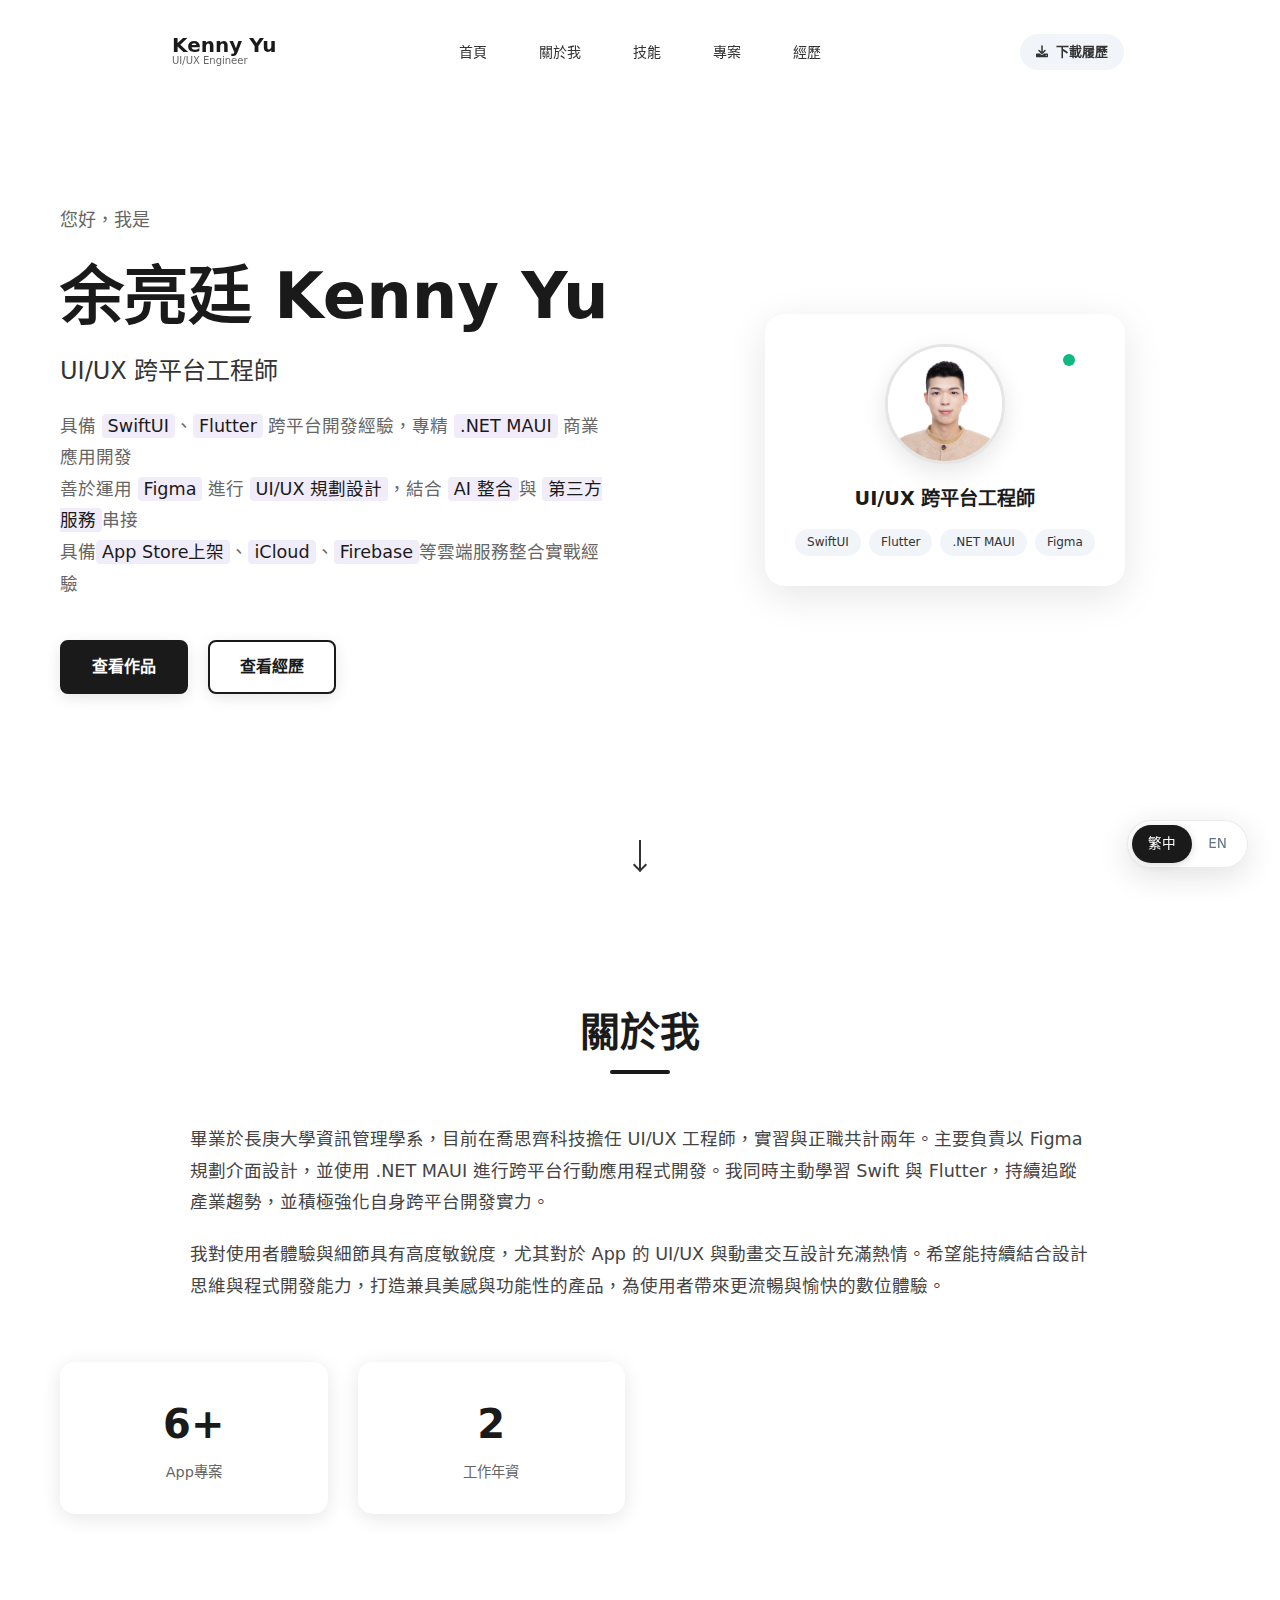
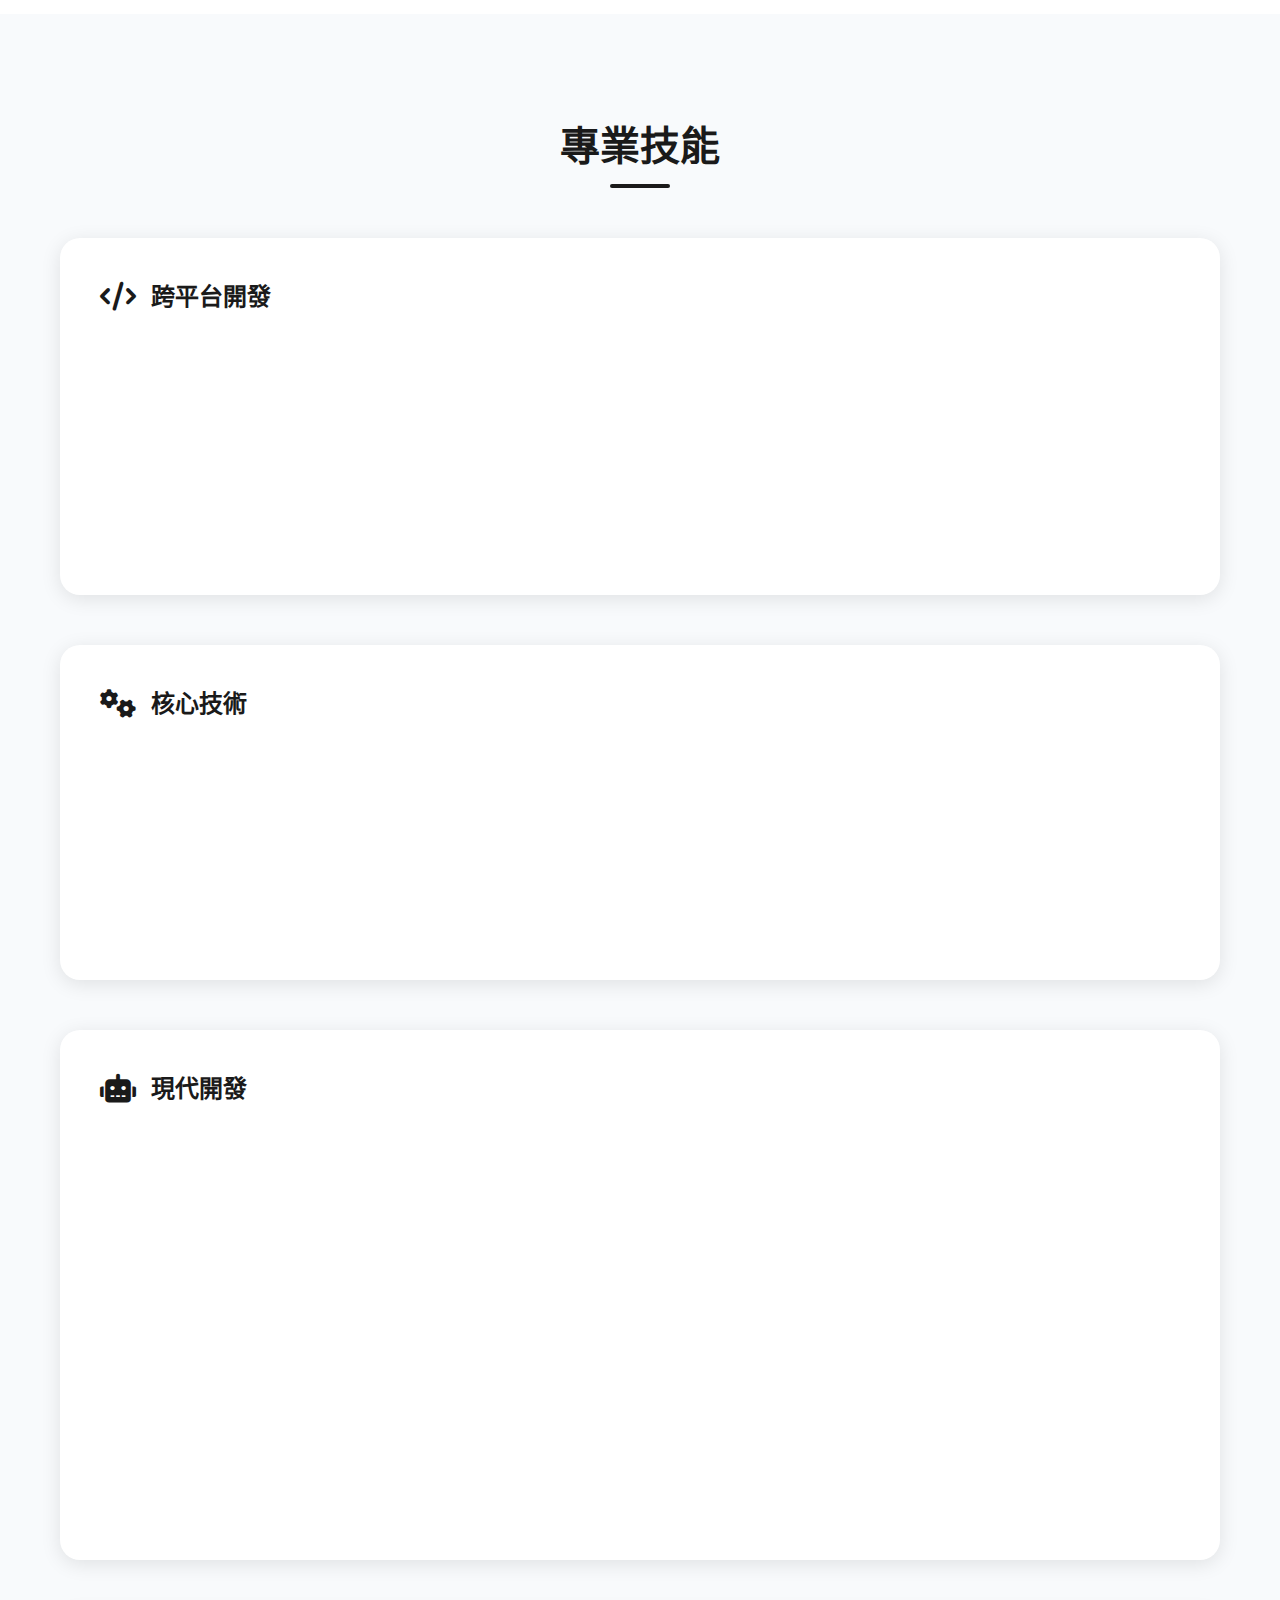
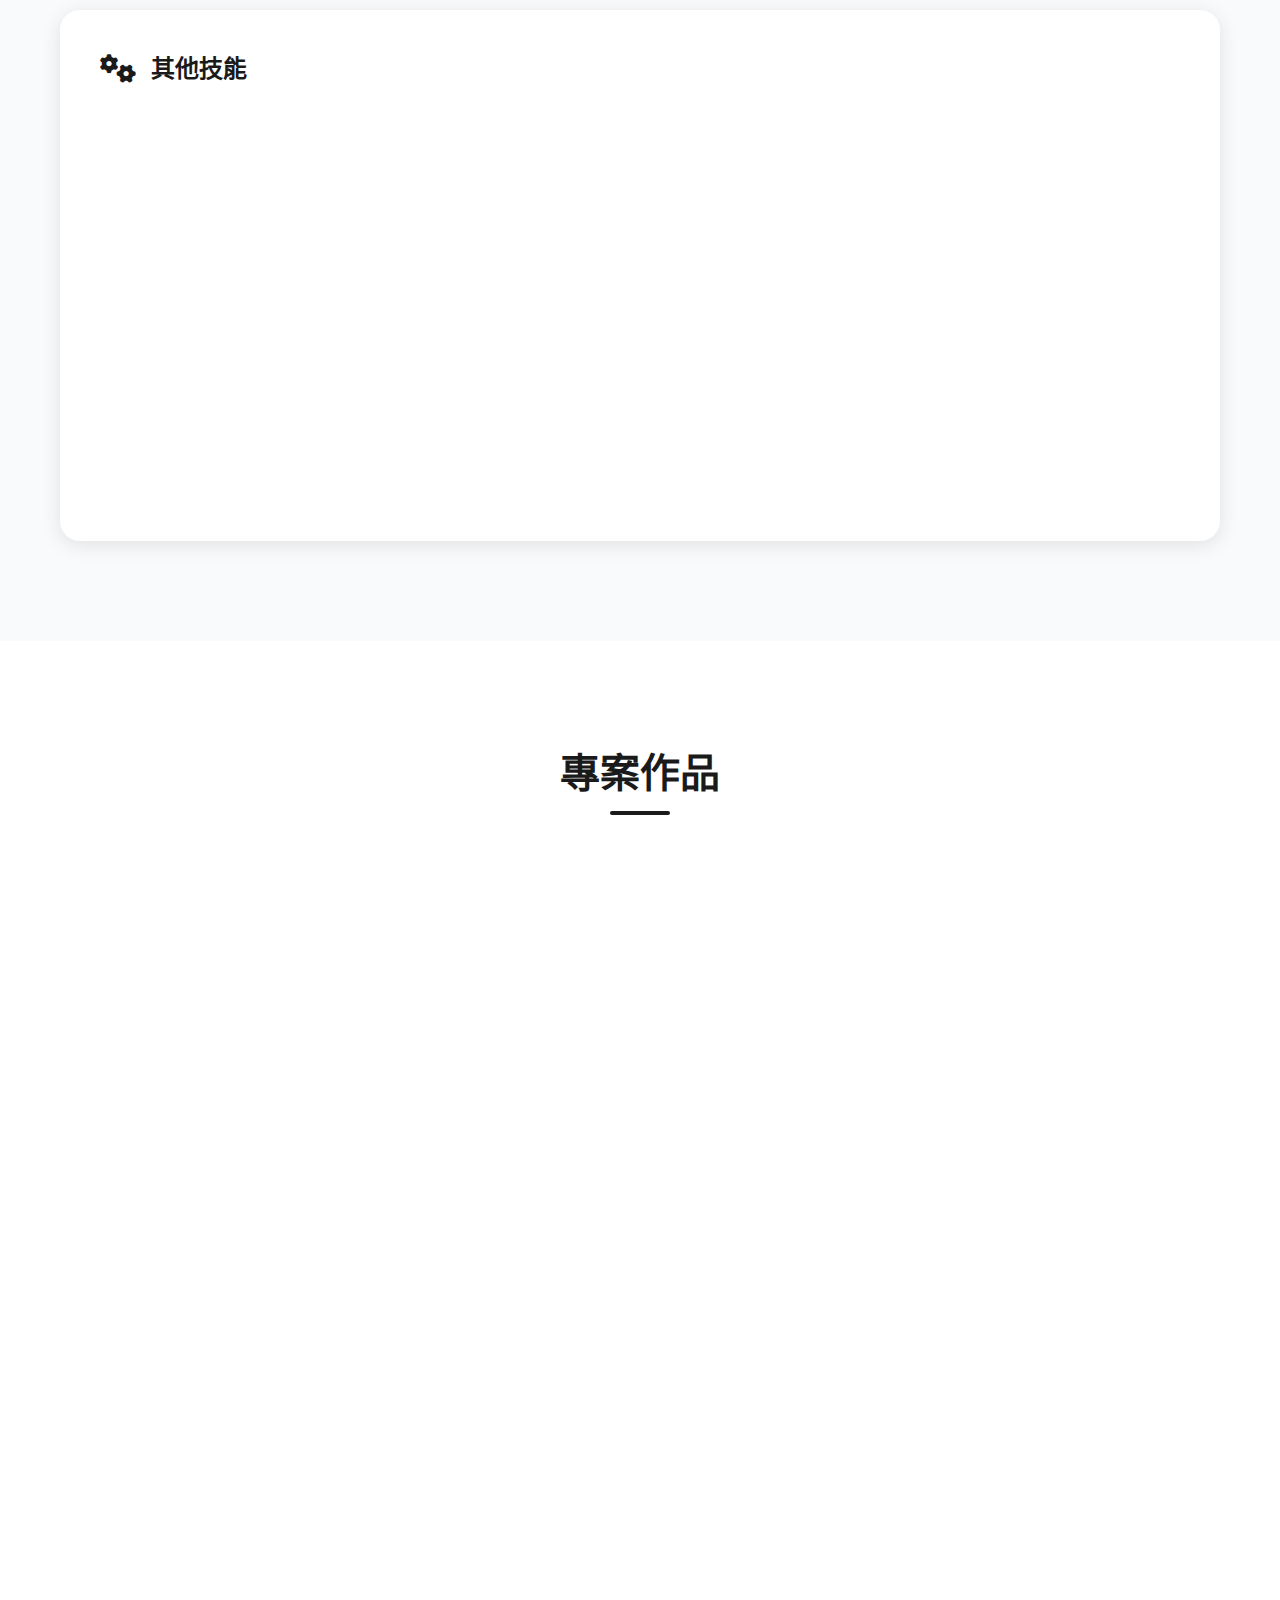
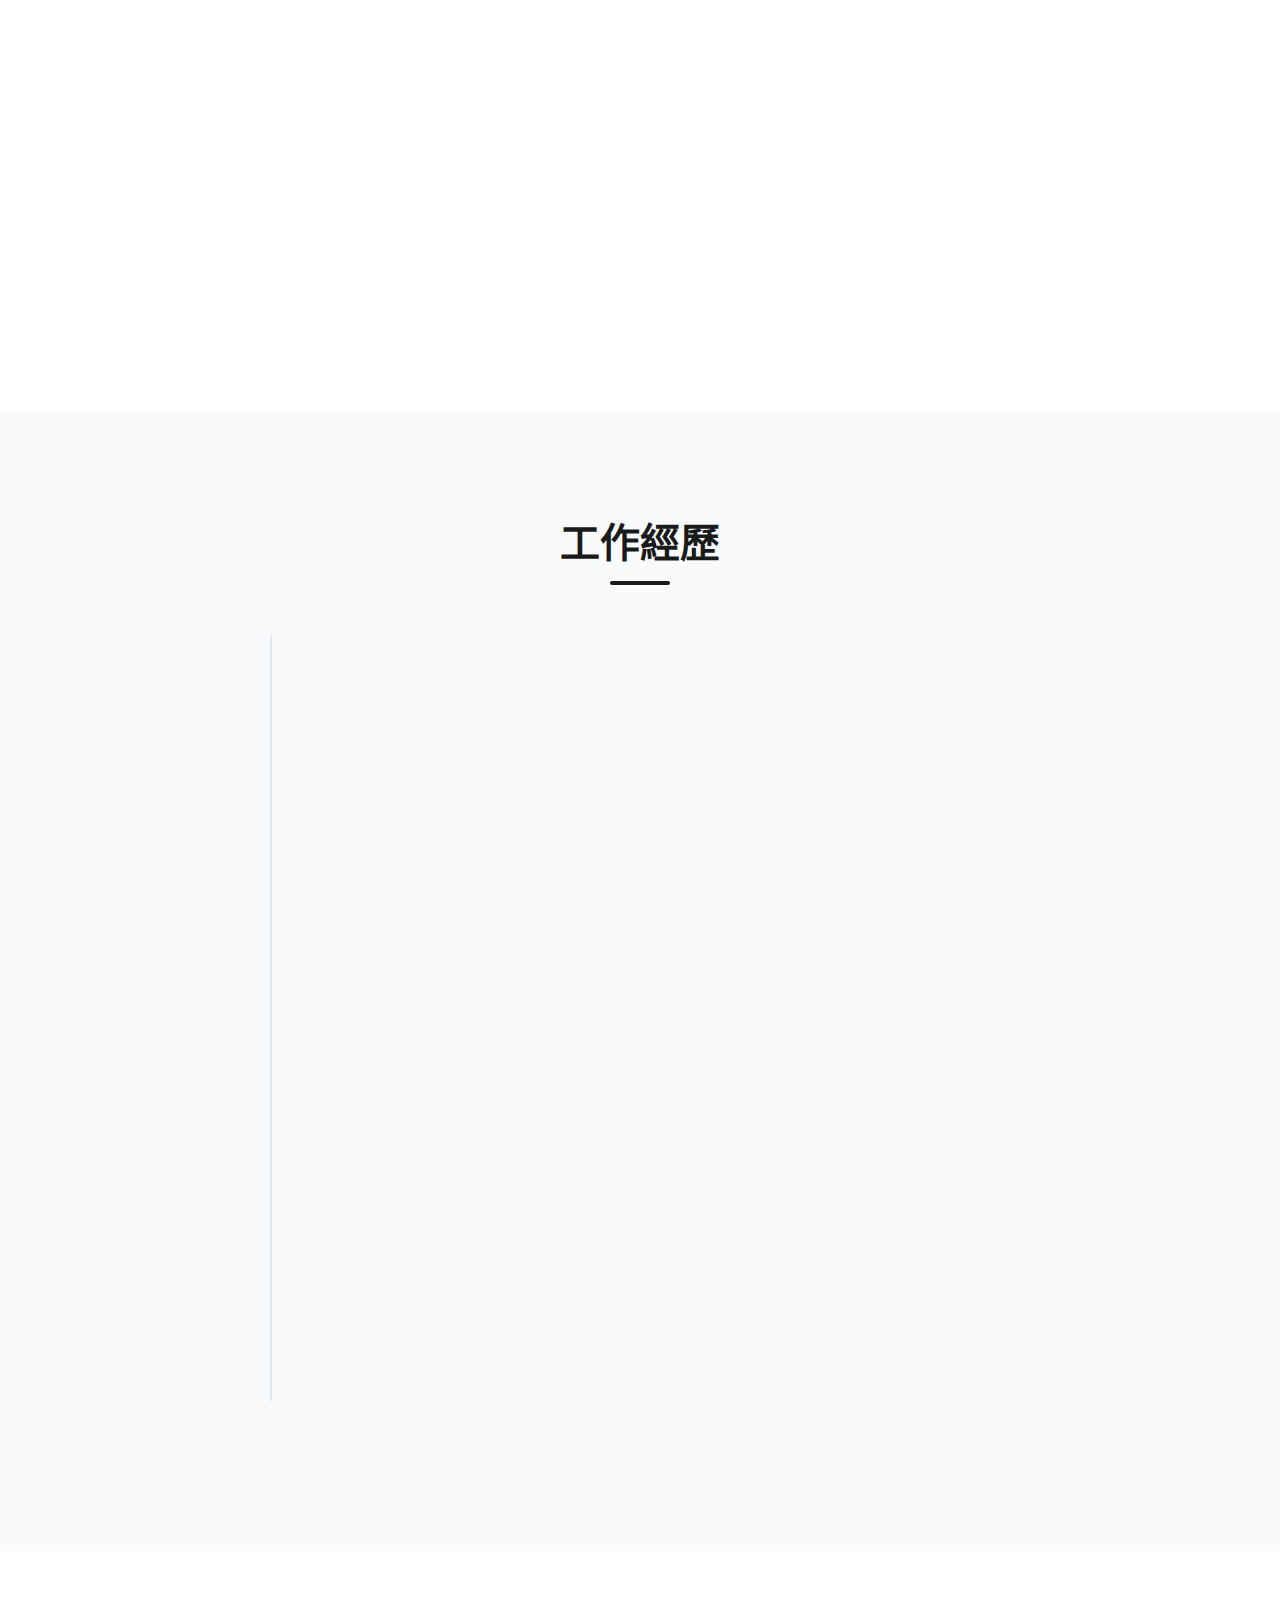
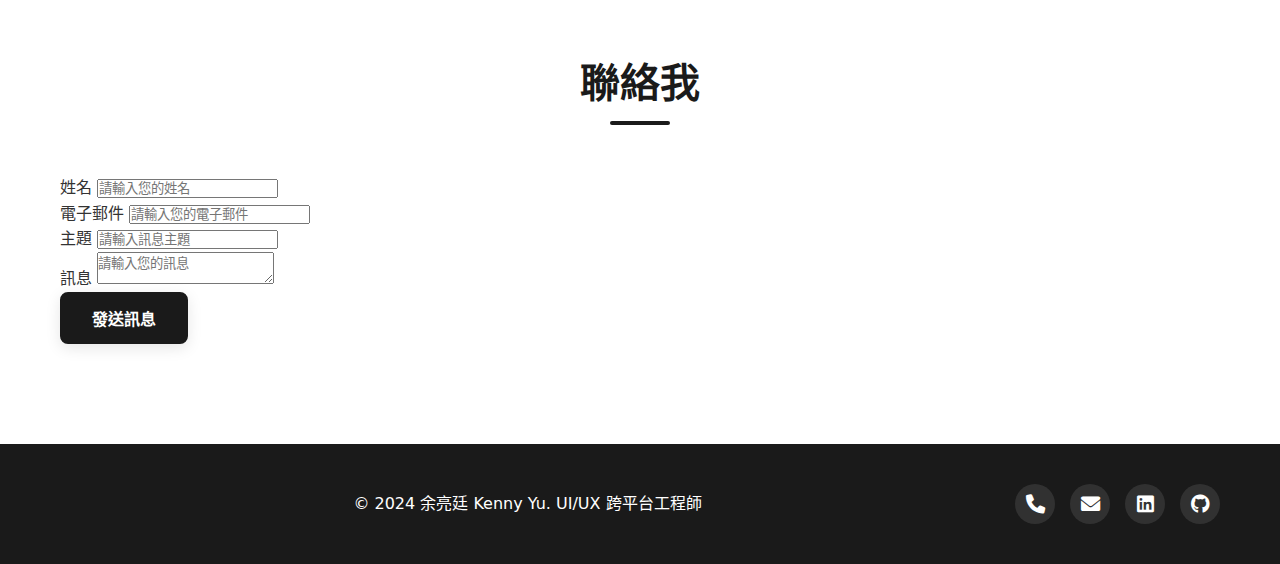
<file: index.html>
<!DOCTYPE html>
<html lang="zh-TW">
<head>
    <meta charset="UTF-8">
    <meta name="viewport" content="width=device-width, initial-scale=1.0">
    <title>余亮廷 Kenny Yu - UI/UX 跨平台工程師</title>
    <link href="https://cdnjs.cloudflare.com/ajax/libs/font-awesome/6.0.0/css/all.min.css" rel="stylesheet">

    <link rel="stylesheet" href="styles.css">
</head>
<body>
    <!-- Navigation -->
    <nav class="navbar">
        <div class="nav-container">
            <div class="nav-logo">
                <span class="logo-text">Kenny Yu</span>
                <span class="logo-subtitle">UI/UX Engineer</span>
            </div>
            <ul class="nav-menu">
                <li><a href="#home" class="nav-link">首頁</a></li>
                <li><a href="#about" class="nav-link">關於我</a></li>
                <li><a href="#skills" class="nav-link">技能</a></li>
                <li><a href="#projects" class="nav-link">專案</a></li>
                <li><a href="#experience" class="nav-link">經歷</a></li>
            </ul>
            <div class="nav-actions">
                <a href="#" class="download-btn">
                    <i class="fas fa-download"></i>
                    <span>下載履歷</span>
                </a>
            </div>
            <div class="hamburger">
                <span></span>
                <span></span>
                <span></span>
            </div>
        </div>
    </nav>

    <!-- Hero Section -->
    <section id="home" class="hero">
        <div class="hero-container">
            <div class="hero-content">
                <div class="hero-text">
                    <h1 class="hero-title">
                        <span class="greeting">您好，我是</span>
                        <span class="name">余亮廷 Kenny Yu</span>
                    </h1>
                    <h2 class="hero-subtitle">UI/UX 跨平台工程師</h2>
                    <p class="hero-description">
                        具備 <span class="highlight">SwiftUI</span>、<span class="highlight">Flutter</span> 跨平台開發經驗，專精 <span class="highlight">.NET MAUI</span> 商業應用開發<br>
                        善於運用 <span class="highlight">Figma</span> 進行 <span class="highlight">UI/UX 規劃設計</span>，結合 <span class="highlight">AI 整合</span>與 <span class="highlight">第三方服務</span>串接<br>
                        具備<span class="highlight">App Store上架</span>、<span class="highlight">iCloud</span>、<span class="highlight">Firebase</span>等雲端服務整合實戰經驗
                    </p>
                    <div class="hero-buttons">
                        <a href="#projects" class="btn btn-primary">查看作品</a>
                        <a href="#experience" class="btn btn-outline">查看經歷</a>
                    </div>
                </div>
                <div class="hero-image">
                    <div class="profile-card">
                        <div class="card-header">
                            <div class="profile-avatar">
                                <img src="profile.JPG" alt="余亮廷 Kenny Yu" class="profile-photo">
                            </div>
                            <div class="status-indicator"></div>
                        </div>
                        <div class="card-content">
                            <h3>UI/UX 跨平台工程師</h3>
                            <div class="tech-stack">
                                <span class="tech-item">SwiftUI</span>
                                <span class="tech-item">Flutter</span>
                                <span class="tech-item">.NET MAUI</span>
                                <span class="tech-item">Figma</span>
                            </div>
                        </div>
                    </div>
                </div>
            </div>
        </div>
        <div class="scroll-indicator">
            <div class="scroll-arrow"></div>
        </div>
    </section>

    <!-- About Section -->
    <section id="about" class="about">
        <div class="container">
            <div class="section-header">
                <h2 class="section-title">關於我</h2>
            </div>
            
            <!-- Personal Introduction -->
            <div class="personal-intro">
                <p class="intro-text">
                    畢業於長庚大學資訊管理學系，目前在喬思齊科技擔任 UI/UX 工程師，實習與正職共計兩年。主要負責以 Figma 規劃介面設計，並使用 .NET MAUI 進行跨平台行動應用程式開發。我同時主動學習 Swift 與 Flutter，持續追蹤產業趨勢，並積極強化自身跨平台開發實力。
                </p>
                <p class="intro-text">
                    我對使用者體驗與細節具有高度敏銳度，尤其對於 App 的 UI/UX 與動畫交互設計充滿熱情。希望能持續結合設計思維與程式開發能力，打造兼具美感與功能性的產品，為使用者帶來更流暢與愉快的數位體驗。
                </p>
            </div>
            
            <div class="about-content">
                <div class="about-stats">
                    <div class="stat-item">
                        <div class="stat-number">6+</div>
                        <div class="stat-label">App專案</div>
                    </div>
                    <div class="stat-item">
                        <div class="stat-number">2</div>
                        <div class="stat-label">工作年資</div>
                    </div>
                </div>
            </div>
        </div>
    </section>

    <!-- Skills Section -->
    <section id="skills" class="skills">
        <div class="container">
            <div class="section-header">
                <h2 class="section-title">專業技能</h2>
            </div>
            <div class="skills-content">
                <div class="skill-category">
                    <h3 class="category-title">
                        <i class="fas fa-code"></i>
                        跨平台開發
                    </h3>
                    <div class="skills-grid">
                        <div class="skill-item expert">
                            <div class="skill-icon">
                                <i class="fab fa-swift"></i>
                            </div>
                            <div class="skill-info">
                                <h4>SwiftUI</h4>
                                <div class="skill-level">
                                    <div class="level-bar">
                                        <div class="level-fill" style="width: 85%"></div>
                                    </div>
                                    <span class="level-text">專業級</span>
                                </div>
                                <p>完成Mino待辦清單APP，具備iCloud資料儲存、推播提醒、UI規劃與App Store上架完整經驗</p>
                            </div>
                        </div>
                        <div class="skill-item expert">
                            <div class="skill-icon">
                                <i class="fas fa-layer-group"></i>
                            </div>
                            <div class="skill-info">
                                <h4>Flutter</h4>
                                <div class="skill-level">
                                    <div class="level-bar">
                                        <div class="level-fill" style="width: 80%"></div>
                                    </div>
                                    <span class="level-text">專業級</span>
                                </div>
                                <p>完成MIsh個人書櫃APP，具備第三方API串接、Apple登入、Firebase資料儲存與App Store上架經驗</p>
                            </div>
                        </div>
                        <div class="skill-item expert">
                            <div class="skill-icon">
                                <i class="fab fa-microsoft"></i>
                            </div>
                            <div class="skill-info">
                                <h4>.NET MAUI</h4>
                                <div class="skill-level">
                                    <div class="level-bar">
                                        <div class="level-fill" style="width: 90%"></div>
                                    </div>
                                    <span class="level-text">專家級</span>
                                </div>
                                <p>完成跳蛙APP、今皓AI、智能客服等4+個商業專案，具備從開發到上架完整流程經驗</p>
                            </div>
                        </div>
                    </div>
                </div>

                <div class="skill-category">
                    <h3 class="category-title">
                        <i class="fas fa-cogs"></i>
                        核心技術
                    </h3>
                    <div class="skills-grid">
                        <div class="skill-item expert">
                            <div class="skill-icon">
                                <i class="fas fa-plug"></i>
                            </div>
                            <div class="skill-info">
                                <h4>API 整合</h4>
                                <div class="skill-level">
                                    <div class="level-bar">
                                        <div class="level-fill" style="width: 90%"></div>
                                    </div>
                                    <span class="level-text">專家級</span>
                                </div>
                                <p>RESTful API設計與串接，完成購票系統、AI服務、POS系統等多個商業專案API整合</p>
                            </div>
                        </div>
                        <div class="skill-item expert">
                            <div class="skill-icon">
                                <i class="fas fa-map-marked-alt"></i>
                            </div>
                            <div class="skill-info">
                                <h4>地圖服務</h4>
                                <div class="skill-level">
                                    <div class="level-bar">
                                        <div class="level-fill" style="width: 85%"></div>
                                    </div>
                                    <span class="level-text">專業級</span>
                                </div>
                                <p>跳蛙APP地圖整合實作，支援路線規劃、定位服務，具備地圖API串接與用戶體驗優化經驗</p>
                            </div>
                        </div>
                        <div class="skill-item expert">
                            <div class="skill-icon">
                                <i class="fas fa-shield-alt"></i>
                            </div>
                            <div class="skill-info">
                                <h4>安全認證</h4>
                                <div class="skill-level">
                                    <div class="level-bar">
                                        <div class="level-fill" style="width: 80%"></div>
                                    </div>
                                    <span class="level-text">專業級</span>
                                </div>
                                <p>整合Google/Apple/FB第三方登入系統，完成用戶認證與安全驗證機制實作</p>
                            </div>
                        </div>
                    </div>
                </div>

                <div class="skill-category">
                    <h3 class="category-title">
                        <i class="fas fa-robot"></i>
                        現代開發
                    </h3>
                    <div class="skills-grid">
                        <div class="skill-item expert">
                            <div class="skill-icon">
                                <i class="fas fa-brain"></i>
                            </div>
                            <div class="skill-info">
                                <h4>AI 整合開發</h4>
                                <div class="skill-level">
                                    <div class="level-bar">
                                        <div class="level-fill" style="width: 85%"></div>
                                    </div>
                                    <span class="level-text">專業級</span>
                                </div>
                                <p>喬思齊智能客服系統開發，整合OpenAI API、reg、embedding技術，具備AI聊天UI實作經驗</p>
                            </div>
                        </div>
                        <div class="skill-item expert">
                            <div class="skill-icon">
                                <i class="fab fa-figma"></i>
                            </div>
                            <div class="skill-info">
                                <h4>Figma 設計</h4>
                                <div class="skill-level">
                                    <div class="level-bar">
                                        <div class="level-fill" style="width: 75%"></div>
                                    </div>
                                    <span class="level-text">專業級</span>
                                </div>
                                <p>跳蛙APP、今皓AI、大南方智慧餐飲等專案UI/UX設計稿製作，與設計師協作完成介面規劃</p>
                            </div>
                        </div>
                        <div class="skill-item expert">
                            <div class="skill-icon">
                                <i class="fas fa-paint-brush"></i>
                            </div>
                            <div class="skill-info">
                                <h4>UI/UX 設計</h4>
                                <div class="skill-level">
                                    <div class="level-bar">
                                        <div class="level-fill" style="width: 70%"></div>
                                    </div>
                                    <span class="level-text">實作級</span>
                                </div>
                                <p>從Figma設計稿實作為實際應用介面，具備用戶體驗優化與響應式設計實作經驗</p>
                            </div>
                        </div>
                        <div class="skill-item expert">
                            <div class="skill-icon">
                                <i class="fab fa-git-alt"></i>
                            </div>
                            <div class="skill-info">
                                <h4>版本控制</h4>
                                <div class="skill-level">
                                    <div class="level-bar">
                                        <div class="level-fill" style="width: 85%"></div>
                                    </div>
                                    <span class="level-text">專業級</span>
                                </div>
                                <p>Git版本控制與團隊協作，具備多專案並行開發與程式碼管理經驗</p>
                            </div>
                        </div>
                    </div>
                </div>

                <div class="skill-category">
                    <h3 class="category-title">
                        <i class="fas fa-cogs"></i>
                        其他技能
                    </h3>
                    <div class="skills-grid">
                        <div class="skill-item expert">
                            <div class="skill-icon">
                                <i class="fas fa-tasks"></i>
                            </div>
                            <div class="skill-info">
                                <h4>專案管理</h4>
                                <div class="skill-level">
                                    <div class="level-bar">
                                        <div class="level-fill" style="width: 80%"></div>
                                    </div>
                                    <span class="level-text">專業級</span>
                                </div>
                                <p>文策院需求溝通與專案管理經驗，具備與PM、設計師、後端工程師有效溝通協作能力</p>
                            </div>
                        </div>
                        <div class="skill-item expert">
                            <div class="skill-icon">
                                <i class="fas fa-code"></i>
                            </div>
                            <div class="skill-info">
                                <h4>系統開發</h4>
                                <div class="skill-level">
                                    <div class="level-bar">
                                        <div class="level-fill" style="width: 70%"></div>
                                    </div>
                                    <span class="level-text">實作級</span>
                                </div>
                                <p>揚昇球場電子投票系統MVC架構開發，那智捷截圖辨識Python自動化測試實作</p>
                            </div>
                        </div>
                        <div class="skill-item expert">
                            <div class="skill-icon">
                                <i class="fas fa-users"></i>
                            </div>
                            <div class="skill-info">
                                <h4>團隊協作</h4>
                                <div class="skill-level">
                                    <div class="level-bar">
                                        <div class="level-fill" style="width: 85%"></div>
                                    </div>
                                    <span class="level-text">專業級</span>
                                </div>
                                <p>中小企總專案協調工作，具備跨部門溝通與需求分析能力，能有效與PM協作</p>
                            </div>
                        </div>
                        <div class="skill-item expert">
                            <div class="skill-icon">
                                <i class="fas fa-file-alt"></i>
                            </div>
                            <div class="skill-info">
                                <h4>文件製作</h4>
                                <div class="skill-level">
                                    <div class="level-bar">
                                        <div class="level-fill" style="width: 75%"></div>
                                    </div>
                                    <span class="level-text">專業級</span>
                                </div>
                                <p>高球AI專案文件與簡報製作，具備技術文件撰寫與專案報告能力</p>
                            </div>
                        </div>
                    </div>
                </div>
            </div>
        </div>
    </section>

    <!-- Projects Section -->
    <section id="projects" class="projects">
        <div class="container">
            <div class="section-header">
                <h2 class="section-title">專案作品</h2>
            </div>

            <div class="projects-grid">
                <div class="project-card featured" data-category="maui">
                    <div class="project-image">
                        <div class="project-overlay">
                            <div class="project-links">
                                <a href="https://apps.apple.com/app/跳蛙購票/id123456789" target="_blank" class="project-link" title="App Store"><i class="fab fa-apple"></i></a>
                                <a href="https://play.google.com/store/apps/details?id=com.jumpfrog.ticket" target="_blank" class="project-link" title="Google Play"><i class="fab fa-google-play"></i></a>
                            </div>
                        </div>
                        <div class="project-placeholder">
                            <i class="fas fa-ticket-alt"></i>
                        </div>
                    </div>
                    <div class="project-content">
                        <div class="project-header">
                            <h3 class="project-title">跳蛙購票APP</h3>
                        </div>
                        <p class="project-description">
                            完整的跨平台購票與交通管理系統，支援單程票、多日票購買，整合地圖服務、Google登入與Firebase推播通知
                        </p>
                        <div class="project-tech">
                            <span class="tech-tag">.NET MAUI</span>
                            <span class="tech-tag">Google登入</span>
                            <span class="tech-tag">地圖整合</span>
                            <span class="tech-tag">Firebase推播</span>
                        </div>
                        <div class="project-actions">
                            <button class="learn-more-btn">了解更多</button>
                        </div>
                    </div>
                </div>

                <div class="project-card" data-category="maui ai">
                    <div class="project-image">
                        <div class="project-overlay">
                            <div class="project-links">
                                <!-- 暫時不放置連結按鈕 -->
                            </div>
                        </div>
                        <div class="project-placeholder">
                            <i class="fas fa-robot"></i>
                        </div>
                    </div>
                    <div class="project-content">
                        <div class="project-header">
                            <h3 class="project-title">今皓AI APP</h3>
                        </div>
                        <p class="project-description">
                            AI 驅動的虛擬 IP 互動應用，整合第三方登入、AI助理聊天控制Google行事曆功能
                        </p>
                        <div class="project-tech">
                            <span class="tech-tag">.NET MAUI</span>
                            <span class="tech-tag">第三方登入</span>
                            <span class="tech-tag">AI助理</span>
                            <span class="tech-tag">Google行事曆</span>
                        </div>
                        <div class="project-actions">
                            <button class="learn-more-btn">了解更多</button>
                        </div>
                    </div>
                </div>

                <div class="project-card" data-category="maui">
                    <div class="project-image">
                        <div class="project-overlay">
                            <div class="project-links">
                                <a href="#" class="project-link" title="Google Play"><i class="fab fa-google-play"></i></a>
                            </div>
                        </div>
                        <div class="project-placeholder">
                            <i class="fas fa-cash-register"></i>
                        </div>
                    </div>
                    <div class="project-content">
                        <div class="project-header">
                            <h3 class="project-title">島嶼生吐司 POS</h3>
                        </div>
                        <p class="project-description">
                            商業手持 POS 系統，整合條碼掃描硬體、API串接與特殊機型功能實作
                        </p>
                        <div class="project-tech">
                            <span class="tech-tag">.NET MAUI</span>
                            <span class="tech-tag">硬體整合</span>
                            <span class="tech-tag">條碼掃描</span>
                            <span class="tech-tag">API串接</span>
                        </div>
                        <div class="project-actions">
                            <button class="learn-more-btn">了解更多</button>
                        </div>
                    </div>
                </div>

                                <div class="project-card" data-category="swift">
                    <div class="project-image">
                        <div class="project-overlay">
                            <div class="project-links">
                                <a href="#" class="project-link" title="App Store"><i class="fab fa-app-store"></i></a>
                            </div>
                        </div>
                        <div class="project-placeholder">
                            <i class="fab fa-swift"></i>
                        </div>
                    </div>
                    <div class="project-content">
                        <div class="project-header">
                            <h3 class="project-title">Mino 待辦清單</h3>
                        </div>
                        <p class="project-description">
                            SwiftUI開發的待辦清單APP，具備推播提醒、iCloud資料儲存、UI規劃與App Store上架
                        </p>
                        <div class="project-tech">
                            <span class="tech-tag">SwiftUI</span>
                            <span class="tech-tag">iCloud</span>
                            <span class="tech-tag">推播提醒</span>
                            <span class="tech-tag">App Store</span>
                        </div>
                        <div class="project-actions">
                            <button class="learn-more-btn">了解更多</button>
                        </div>
                    </div>
                </div>

                <div class="project-card" data-category="maui">
                    <div class="project-image">
                        <div class="project-overlay">
                            <div class="project-links">
                                <!-- 暫時不放置連結按鈕 -->
                            </div>
                        </div>
                        <div class="project-placeholder">
                            <i class="fas fa-headset"></i>
                        </div>
                    </div>
                    <div class="project-content">
                        <div class="project-header">
                            <h3 class="project-title">JustAI 客服系統</h3>
                        </div>
                        <p class="project-description">
                            點餐機前台UI設計與開發，從Figma設計稿實作為實際應用介面
                        </p>
                        <div class="project-tech">
                            <span class="tech-tag">.NET MAUI</span>
                            <span class="tech-tag">Figma設計</span>
                            <span class="tech-tag">UI實作</span>
                        </div>
                        <div class="project-actions">
                            <button class="learn-more-btn">了解更多</button>
                        </div>
                    </div>
                </div>

                <div class="project-card" data-category="flutter">
                    <div class="project-image">
                        <div class="project-overlay">
                            <div class="project-links">
                                <a href="#" class="project-link" title="App Store"><i class="fab fa-app-store"></i></a>
                            </div>
                        </div>
                        <div class="project-placeholder">
                            <i class="fas fa-layer-group"></i>
                        </div>
                    </div>
                    <div class="project-content">
                        <div class="project-header">
                            <h3 class="project-title">MIsh 個人書櫃</h3>
                        </div>
                        <p class="project-description">
                            Flutter開發的個人書櫃APP，具備第三方API串接、Apple登入、Firebase資料儲存與App Store上架
                        </p>
                        <div class="project-tech">
                            <span class="tech-tag">Flutter</span>
                            <span class="tech-tag">Firebase</span>
                            <span class="tech-tag">Apple登入</span>
                            <span class="tech-tag">App Store</span>
                        </div>
                        <div class="project-actions">
                            <button class="learn-more-btn">了解更多</button>
                        </div>
                    </div>
                </div>
            </div>
        </div>
    </section>

    <!-- Experience Section -->
    <section id="experience" class="experience">
        <div class="container">
            <div class="section-header">
                <h2 class="section-title">工作經歷</h2>
            </div>
            <div class="timeline">
                <div class="timeline-item">
                    <div class="timeline-marker"></div>
                    <div class="timeline-content">
                        <div class="timeline-header">
                            <h3>跨平台App工程師</h3>
                            <span class="company">喬思齊科技</span>
                            <span class="duration">2023年7月 - 至今</span>
                        </div>
                        <div class="timeline-description">
                            <p>主導多個企業級跨平台應用開發，專精 .NET MAUI 技術棧</p>
                            <ul class="achievement-list">
                                <li>完成跳蛙APP、今皓AI、智能客服等專案</li>
                                <li>成功上架跳蛙APP至App Store</li>
                                <li>解決跨平台相容性與硬體整合問題</li>
                                <li>整合第三方服務、AI功能、地圖服務</li>
                            </ul>
                        </div>
                        <div class="timeline-tech">
                            <span class="tech-tag">.NET MAUI</span>
                            <span class="tech-tag">C#</span>
                            <span class="tech-tag">API 整合</span>
                            <span class="tech-tag">AI 整合</span>
                        </div>
                    </div>
                </div>
                
                <div class="timeline-item">
                    <div class="timeline-marker"></div>
                    <div class="timeline-content">
                        <div class="timeline-header">
                            <h3>自主技術學習</h3>
                            <span class="company">個人專案</span>
                            <span class="duration">持續中</span>
                        </div>
                        <div class="timeline-description">
                            <p>自主學習SwiftUI與Flutter跨平台開發技術</p>
                            <ul class="achievement-list">
                                <li>Mino待辦清單：SwiftUI開發，具備iCloud、推播提醒、App Store上架經驗</li>
                                <li>MIsh個人書櫃：Flutter開發，整合Firebase、Apple登入、第三方API</li>
                                <li>持續學習最新移動開發技術與最佳實踐</li>
                                <li>具備從設計到上架的完整開發流程經驗</li>
                            </ul>
                        </div>
                        <div class="timeline-tech">
                            <span class="tech-tag">SwiftUI</span>
                            <span class="tech-tag">Flutter</span>
                            <span class="tech-tag">iCloud</span>
                            <span class="tech-tag">Firebase</span>
                        </div>
                    </div>
                </div>
            </div>
        </div>
    </section>

    <!-- Contact Section -->
    <section id="contact" class="contact">
        <div class="container">
            <div class="section-header">
                <h2 class="section-title">聯絡我</h2>
            </div>
            <div class="contact-content">
                <form id="contactForm" class="contact-form">
                    <div class="form-group">
                        <label for="name">姓名</label>
                        <input type="text" id="name" name="name" required placeholder="請輸入您的姓名">
                    </div>
                    <div class="form-group">
                        <label for="email">電子郵件</label>
                        <input type="email" id="email" name="email" required placeholder="請輸入您的電子郵件">
                    </div>
                    <div class="form-group">
                        <label for="subject">主題</label>
                        <input type="text" id="subject" name="subject" required placeholder="請輸入訊息主題">
                    </div>
                    <div class="form-group">
                        <label for="message">訊息</label>
                        <textarea id="message" name="message" required placeholder="請輸入您的訊息"></textarea>
                    </div>
                    <button type="submit" class="btn btn-primary">發送訊息</button>
                </form>
            </div>
        </div>
    </section>

    <!-- Footer -->
    <footer class="footer">
        <div class="container">
            <div class="footer-content">
                <div class="footer-text">
                    <p>&copy; 2024 余亮廷 Kenny Yu. UI/UX 跨平台工程師</p>
                </div>
                <div class="footer-social">
                    <a href="tel:+886123456789" class="social-link"><i class="fas fa-phone"></i></a>
                    <a href="mailto:kenny@example.com" class="social-link"><i class="fas fa-envelope"></i></a>
                    <a href="https://linkedin.com/in/kenny-yu" target="_blank" class="social-link"><i class="fab fa-linkedin"></i></a>
                    <a href="https://github.com/kenny-yu" target="_blank" class="social-link"><i class="fab fa-github"></i></a>
                </div>
            </div>
        </div>
    </footer>

    <!-- Language Toggle -->
    <div class="language-toggle">
        <div class="lang-switch">
            <span class="lang-option active" data-lang="zh">繁中</span>
            <span class="lang-option" data-lang="en">EN</span>
        </div>
    </div>

    <script src="script.js"></script>
</body>
</html>
</file>
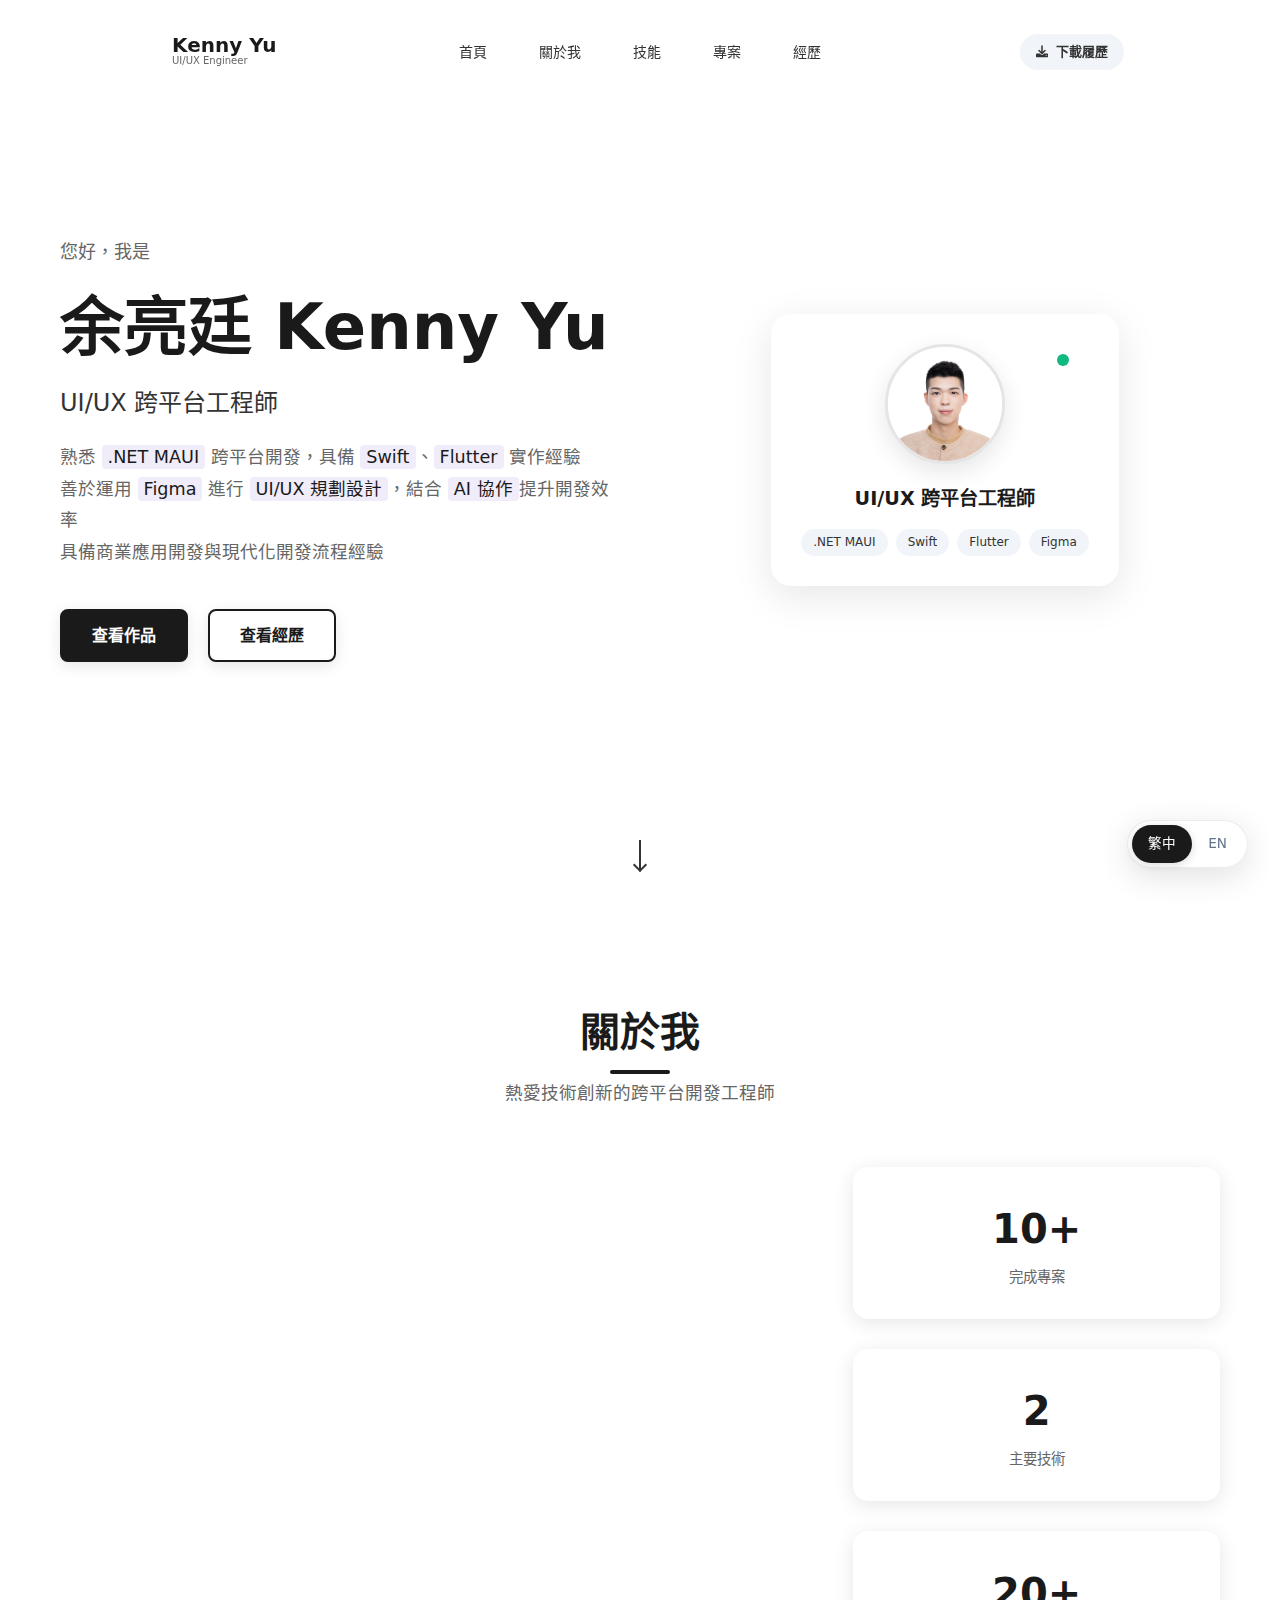
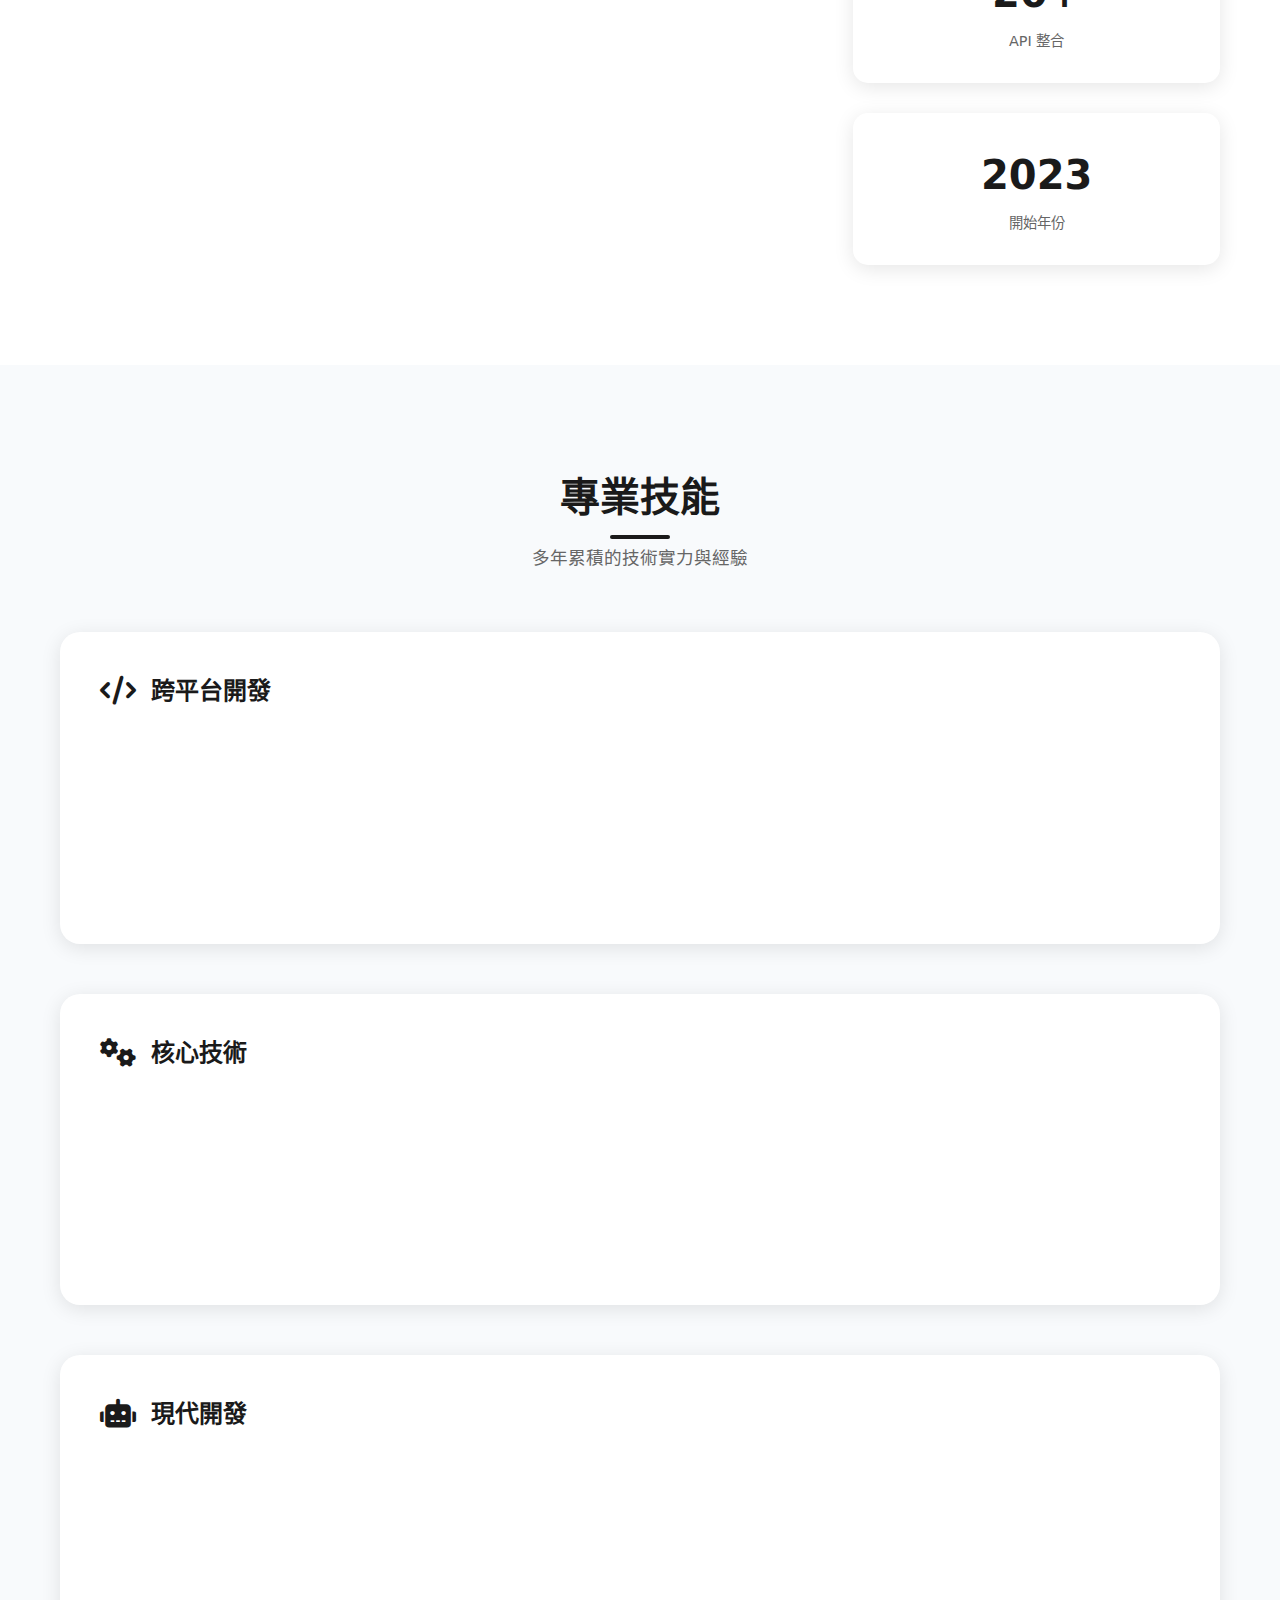
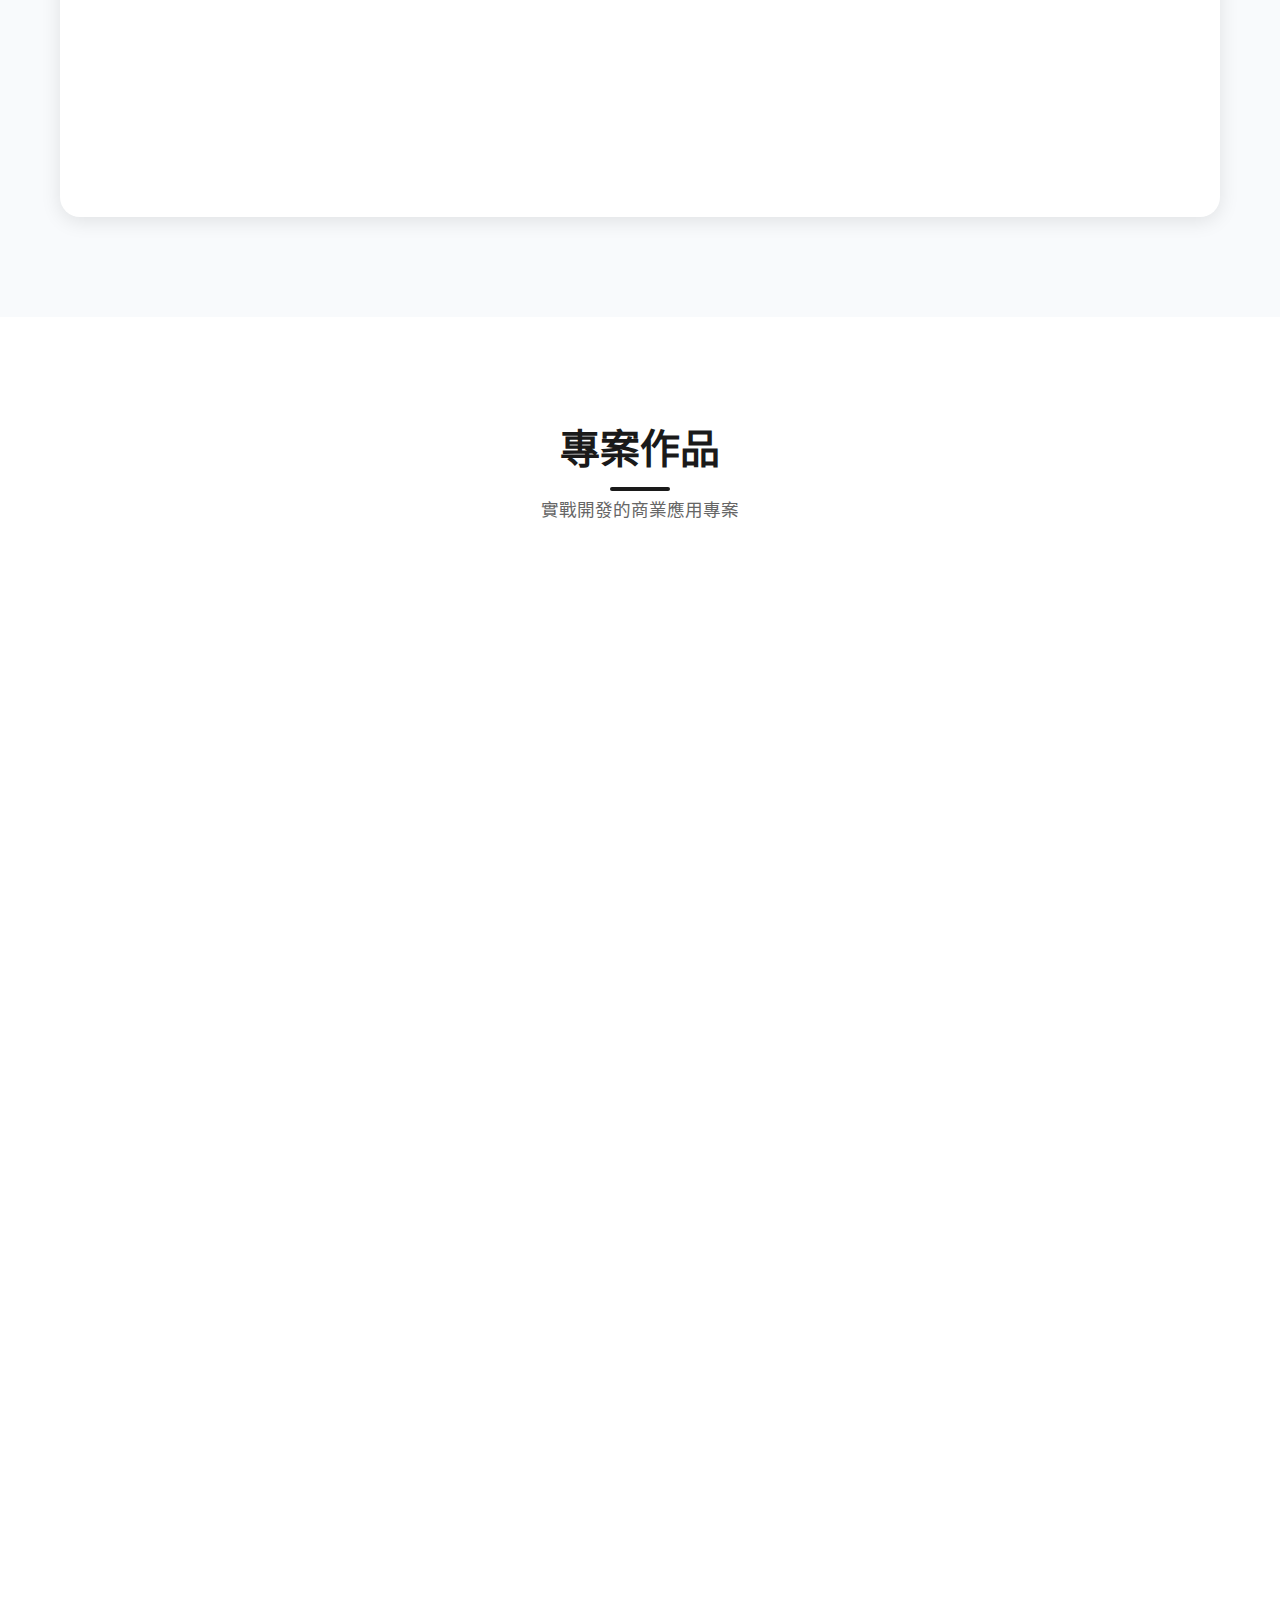
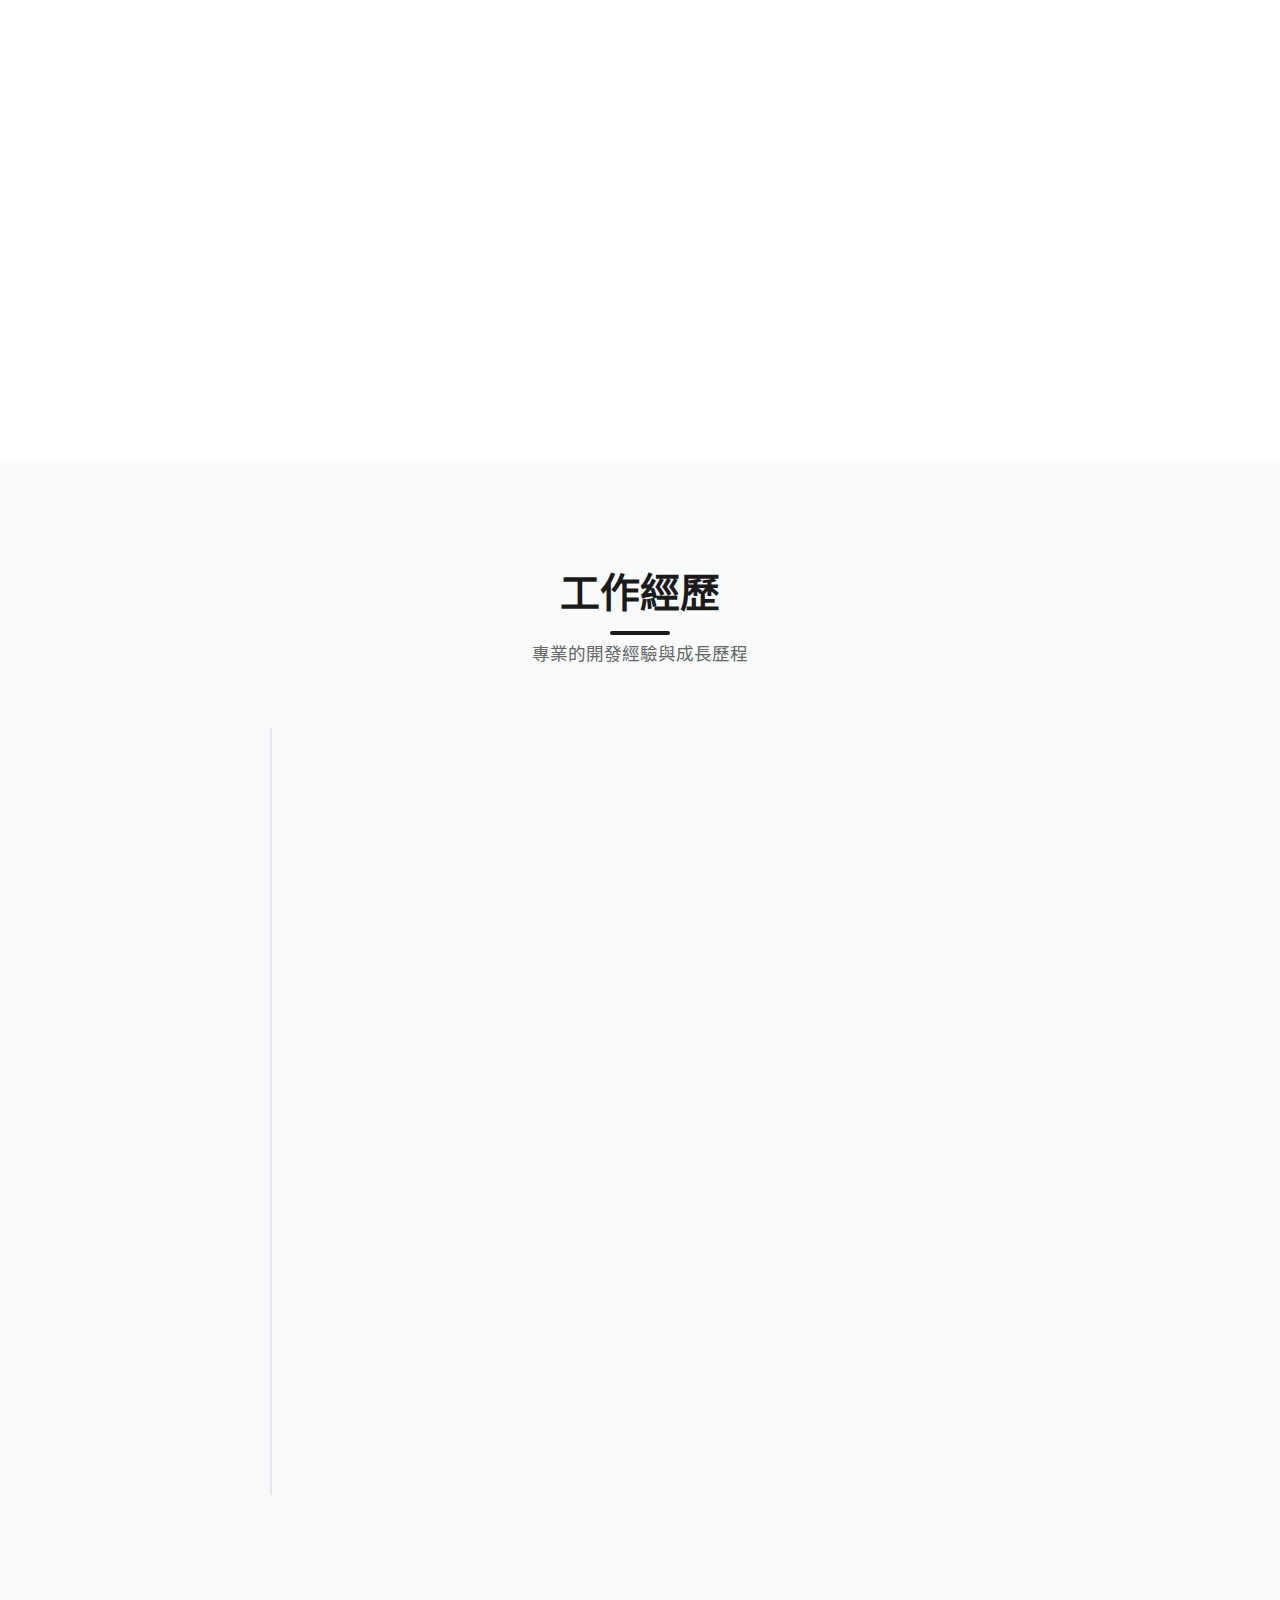
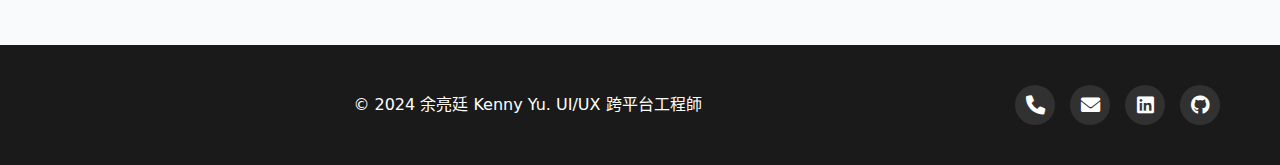
<file: resume-website/index.html>
<!DOCTYPE html>
<html lang="zh-TW">
<head>
    <meta charset="UTF-8">
    <meta name="viewport" content="width=device-width, initial-scale=1.0">
    <title>余亮廷 Kenny Yu - UI/UX 跨平台工程師</title>
    <link href="https://cdnjs.cloudflare.com/ajax/libs/font-awesome/6.0.0/css/all.min.css" rel="stylesheet">

    <link rel="stylesheet" href="styles.css">
</head>
<body>
    <!-- Navigation -->
    <nav class="navbar">
        <div class="nav-container">
            <div class="nav-logo">
                <span class="logo-text">Kenny Yu</span>
                <span class="logo-subtitle">UI/UX Engineer</span>
            </div>
            <ul class="nav-menu">
                <li><a href="#home" class="nav-link">首頁</a></li>
                <li><a href="#about" class="nav-link">關於我</a></li>
                <li><a href="#skills" class="nav-link">技能</a></li>
                <li><a href="#projects" class="nav-link">專案</a></li>
                <li><a href="#experience" class="nav-link">經歷</a></li>
            </ul>
            <div class="nav-actions">
                <a href="#" class="download-btn">
                    <i class="fas fa-download"></i>
                    <span>下載履歷</span>
                </a>
            </div>
            <div class="hamburger">
                <span></span>
                <span></span>
                <span></span>
            </div>
        </div>
    </nav>

    <!-- Hero Section -->
    <section id="home" class="hero">
        <div class="hero-container">
            <div class="hero-content">
                <div class="hero-text">
                    <h1 class="hero-title">
                        <span class="greeting">您好，我是</span>
                        <span class="name">余亮廷 Kenny Yu</span>
                    </h1>
                    <h2 class="hero-subtitle">UI/UX 跨平台工程師</h2>
                    <p class="hero-description">
                        熟悉 <span class="highlight">.NET MAUI</span> 跨平台開發，具備 <span class="highlight">Swift</span>、<span class="highlight">Flutter</span> 實作經驗<br>
                        善於運用 <span class="highlight">Figma</span> 進行 <span class="highlight">UI/UX 規劃設計</span>，結合 <span class="highlight">AI 協作</span>提升開發效率<br>
                        具備商業應用開發與現代化開發流程經驗
                    </p>
                    <div class="hero-buttons">
                        <a href="#projects" class="btn btn-primary">查看作品</a>
                        <a href="#experience" class="btn btn-outline">查看經歷</a>
                    </div>
                </div>
                <div class="hero-image">
                    <div class="profile-card">
                        <div class="card-header">
                            <div class="profile-avatar">
                                <img src="profile.JPG" alt="余亮廷 Kenny Yu" class="profile-photo">
                            </div>
                            <div class="status-indicator"></div>
                        </div>
                        <div class="card-content">
                            <h3>UI/UX 跨平台工程師</h3>
                            <div class="tech-stack">
                                <span class="tech-item">.NET MAUI</span>
                                <span class="tech-item">Swift</span>
                                <span class="tech-item">Flutter</span>
                                <span class="tech-item">Figma</span>
                            </div>
                        </div>
                    </div>
                </div>
            </div>
        </div>
        <div class="scroll-indicator">
            <div class="scroll-arrow"></div>
        </div>
    </section>

    <!-- About Section -->
    <section id="about" class="about">
        <div class="container">
            <div class="section-header">
                <h2 class="section-title">關於我</h2>
                <p class="section-subtitle">熱愛技術創新的跨平台開發工程師</p>
            </div>
            <div class="about-content">
                <div class="about-text">
                    <div class="about-item">
                        <div class="about-icon">
                            <i class="fas fa-mobile-alt"></i>
                        </div>
                        <div class="about-info">
                            <h3>跨平台專精</h3>
                            <p>主攻 .NET MAUI 開發，完成 10+ 個商業專案，涵蓋購票系統、AI 應用、餐飲 POS 等多個領域</p>
                        </div>
                    </div>
                    <div class="about-item">
                        <div class="about-icon">
                            <i class="fas fa-rocket"></i>
                        </div>
                        <div class="about-info">
                            <h3>技術創新</h3>
                            <p>擁抱 AI 輔助開發模式，運用現代化工具提升開發效率，持續學習新技術並應用於實際專案</p>
                        </div>
                    </div>
                    <div class="about-item">
                        <div class="about-icon">
                            <i class="fas fa-store"></i>
                        </div>
                        <div class="about-info">
                            <h3>商業實戰</h3>
                            <p>參與商業專案開發，具備從需求分析到產品交付的完整流程經驗</p>
                        </div>
                    </div>
                </div>
                <div class="about-stats">
                    <div class="stat-item">
                        <div class="stat-number">10+</div>
                        <div class="stat-label">完成專案</div>
                    </div>
                    <div class="stat-item">
                        <div class="stat-number">2</div>
                        <div class="stat-label">主要技術</div>
                    </div>
                    <div class="stat-item">
                        <div class="stat-number">20+</div>
                        <div class="stat-label">API 整合</div>
                    </div>
                    <div class="stat-item">
                        <div class="stat-number">2023</div>
                        <div class="stat-label">開始年份</div>
                    </div>
                </div>
            </div>
        </div>
    </section>

    <!-- Skills Section -->
    <section id="skills" class="skills">
        <div class="container">
            <div class="section-header">
                <h2 class="section-title">專業技能</h2>
                <p class="section-subtitle">多年累積的技術實力與經驗</p>
            </div>
            <div class="skills-content">
                <div class="skill-category">
                    <h3 class="category-title">
                        <i class="fas fa-code"></i>
                        跨平台開發
                    </h3>
                    <div class="skills-grid">
                        <div class="skill-item expert">
                            <div class="skill-icon">
                                <i class="fab fa-microsoft"></i>
                            </div>
                            <div class="skill-info">
                                <h4>.NET MAUI</h4>
                                <div class="skill-level">
                                    <div class="level-bar">
                                        <div class="level-fill" style="width: 95%"></div>
                                    </div>
                                    <span class="level-text">專家級</span>
                                </div>
                                <p>跨平台應用開發主力技術</p>
                            </div>
                        </div>
                        <div class="skill-item intermediate">
                            <div class="skill-icon">
                                <i class="fab fa-swift"></i>
                            </div>
                            <div class="skill-info">
                                <h4>Swift</h4>
                                <div class="skill-level">
                                    <div class="level-bar">
                                        <div class="level-fill" style="width: 60%"></div>
                                    </div>
                                    <span class="level-text">實作級</span>
                                </div>
                                <p>運用 AI 輔助開發，完成多個 iOS 專案並持續精進</p>
                            </div>
                        </div>
                        <div class="skill-item intermediate">
                            <div class="skill-icon">
                                <i class="fas fa-layer-group"></i>
                            </div>
                            <div class="skill-info">
                                <h4>Flutter</h4>
                                <div class="skill-level">
                                    <div class="level-bar">
                                        <div class="level-fill" style="width: 55%"></div>
                                    </div>
                                    <span class="level-text">實作級</span>
                                </div>
                                <p>運用 AI 輔助開發跨平台應用，具備實際專案經驗</p>
                            </div>
                        </div>
                    </div>
                </div>

                <div class="skill-category">
                    <h3 class="category-title">
                        <i class="fas fa-cogs"></i>
                        核心技術
                    </h3>
                    <div class="skills-grid">
                        <div class="skill-item expert">
                            <div class="skill-icon">
                                <i class="fas fa-plug"></i>
                            </div>
                            <div class="skill-info">
                                <h4>API 整合</h4>
                                <div class="skill-level">
                                    <div class="level-bar">
                                        <div class="level-fill" style="width: 90%"></div>
                                    </div>
                                    <span class="level-text">專家級</span>
                                </div>
                                <p>RESTful API 設計與串接</p>
                            </div>
                        </div>
                        <div class="skill-item expert">
                            <div class="skill-icon">
                                <i class="fas fa-credit-card"></i>
                            </div>
                            <div class="skill-info">
                                <h4>支付系統</h4>
                                <div class="skill-level">
                                    <div class="level-bar">
                                        <div class="level-fill" style="width: 85%"></div>
                                    </div>
                                    <span class="level-text">專業級</span>
                                </div>
                                <p>Apple Pay、Google Pay、IAP 內購</p>
                            </div>
                        </div>
                        <div class="skill-item expert">
                            <div class="skill-icon">
                                <i class="fas fa-shield-alt"></i>
                            </div>
                            <div class="skill-info">
                                <h4>安全認證</h4>
                                <div class="skill-level">
                                    <div class="level-bar">
                                        <div class="level-fill" style="width: 80%"></div>
                                    </div>
                                    <span class="level-text">專業級</span>
                                </div>
                                <p>生物辨識、第三方登入整合</p>
                            </div>
                        </div>
                    </div>
                </div>

                <div class="skill-category">
                    <h3 class="category-title">
                        <i class="fas fa-robot"></i>
                        現代開發
                    </h3>
                    <div class="skills-grid">
                        <div class="skill-item expert">
                            <div class="skill-icon">
                                <i class="fas fa-brain"></i>
                            </div>
                            <div class="skill-info">
                                <h4>AI 輔助開發</h4>
                                <div class="skill-level">
                                    <div class="level-bar">
                                        <div class="level-fill" style="width: 90%"></div>
                                    </div>
                                    <span class="level-text">專家級</span>
                                </div>
                                <p>Vibe Coding 高效開發模式</p>
                            </div>
                        </div>
                        <div class="skill-item expert">
                            <div class="skill-icon">
                                <i class="fab fa-figma"></i>
                            </div>
                            <div class="skill-info">
                                <h4>Figma 設計</h4>
                                <div class="skill-level">
                                    <div class="level-bar">
                                        <div class="level-fill" style="width: 75%"></div>
                                    </div>
                                    <span class="level-text">專業級</span>
                                </div>
                                <p>UI/UX 設計稿製作與開發協作</p>
                            </div>
                        </div>
                        <div class="skill-item expert">
                            <div class="skill-icon">
                                <i class="fas fa-paint-brush"></i>
                            </div>
                            <div class="skill-info">
                                <h4>UI/UX 設計</h4>
                                <div class="skill-level">
                                    <div class="level-bar">
                                        <div class="level-fill" style="width: 70%"></div>
                                    </div>
                                    <span class="level-text">實作級</span>
                                </div>
                                <p>用戶介面設計與用戶體驗優化</p>
                            </div>
                        </div>
                        <div class="skill-item expert">
                            <div class="skill-icon">
                                <i class="fab fa-git-alt"></i>
                            </div>
                            <div class="skill-info">
                                <h4>版本控制</h4>
                                <div class="skill-level">
                                    <div class="level-bar">
                                        <div class="level-fill" style="width: 85%"></div>
                                    </div>
                                    <span class="level-text">專業級</span>
                                </div>
                                <p>Git 協作開發與 CI/CD 流程</p>
                            </div>
                        </div>
                    </div>
                </div>
            </div>
        </div>
    </section>

    <!-- Projects Section -->
    <section id="projects" class="projects">
        <div class="container">
            <div class="section-header">
                <h2 class="section-title">專案作品</h2>
                <p class="section-subtitle">實戰開發的商業應用專案</p>
            </div>

            <div class="projects-grid">
                <div class="project-card featured" data-category="maui">
                    <div class="project-image">
                        <div class="project-overlay">
                            <div class="project-links">
                                <a href="#" class="project-link"><i class="fas fa-external-link-alt"></i></a>
                                <a href="#" class="project-link"><i class="fab fa-github"></i></a>
                            </div>
                        </div>
                        <div class="project-placeholder">
                            <i class="fas fa-ticket-alt"></i>
                        </div>
                    </div>
                    <div class="project-content">
                        <div class="project-header">
                            <h3 class="project-title">跳蛙購票APP</h3>
                            <span class="project-status">已上架</span>
                        </div>
                        <p class="project-description">
                            完整的跨平台購票與交通管理系統，支援單程票、多日票購買，整合支付系統、地圖服務與推播通知
                        </p>
                        <div class="project-tech">
                            <span class="tech-tag">.NET MAUI</span>
                            <span class="tech-tag">API 整合</span>
                            <span class="tech-tag">支付系統</span>
                            <span class="tech-tag">地圖服務</span>
                        </div>
                        <div class="project-achievements">
                            <div class="achievement">
                                <i class="fas fa-check-circle"></i>
                                <span>成功上架 App Store</span>
                            </div>
                            <div class="achievement">
                                <i class="fas fa-check-circle"></i>
                                <span>解決 iOS 閃退問題</span>
                            </div>
                            <div class="achievement">
                                <i class="fas fa-check-circle"></i>
                                <span>跨平台相容性優化</span>
                            </div>
                        </div>
                    </div>
                </div>

                <div class="project-card" data-category="maui ai">
                    <div class="project-image">
                        <div class="project-overlay">
                            <div class="project-links">
                                <a href="#" class="project-link"><i class="fas fa-external-link-alt"></i></a>
                                <a href="#" class="project-link"><i class="fab fa-github"></i></a>
                            </div>
                        </div>
                        <div class="project-placeholder">
                            <i class="fas fa-robot"></i>
                        </div>
                    </div>
                    <div class="project-content">
                        <div class="project-header">
                            <h3 class="project-title">今皓AI APP</h3>
                            <span class="project-status">已完成</span>
                        </div>
                        <p class="project-description">
                            AI 驅動的虛擬 IP 互動應用，整合語音技術、內購系統與聊天功能
                        </p>
                        <div class="project-tech">
                            <span class="tech-tag">.NET MAUI</span>
                            <span class="tech-tag">AI 整合</span>
                            <span class="tech-tag">語音技術</span>
                            <span class="tech-tag">IAP 內購</span>
                        </div>
                    </div>
                </div>

                <div class="project-card" data-category="maui">
                    <div class="project-image">
                        <div class="project-overlay">
                            <div class="project-links">
                                <a href="#" class="project-link"><i class="fas fa-external-link-alt"></i></a>
                            </div>
                        </div>
                        <div class="project-placeholder">
                            <i class="fas fa-cash-register"></i>
                        </div>
                    </div>
                    <div class="project-content">
                        <div class="project-header">
                            <h3 class="project-title">島嶼生吐司 POS</h3>
                            <span class="project-status">進行中</span>
                        </div>
                        <p class="project-description">
                            商業手持 POS 系統，整合進銷存管理與商品掃描功能
                        </p>
                        <div class="project-tech">
                            <span class="tech-tag">.NET MAUI</span>
                            <span class="tech-tag">進銷存系統</span>
                            <span class="tech-tag">商品掃描</span>
                        </div>
                    </div>
                </div>

                                <div class="project-card" data-category="ios">
                    <div class="project-image">
                        <div class="project-overlay">
                            <div class="project-links">
                                <a href="#" class="project-link"><i class="fas fa-external-link-alt"></i></a>
                            </div>
                        </div>
                        <div class="project-placeholder">
                            <i class="fab fa-apple"></i>
                        </div>
                    </div>
                    <div class="project-content">
                        <div class="project-header">
                            <h3 class="project-title">iOS 學習專案</h3>
                            <span class="project-status">學習中</span>
                        </div>
                        <p class="project-description">
                            運用 AI 輔助工具學習 Swift 開發，完成基礎 iOS 應用練習
                        </p>
                        <div class="project-tech">
                            <span class="tech-tag">Swift</span>
                            <span class="tech-tag">AI 輔助學習</span>
                            <span class="tech-tag">基礎練習</span>
                        </div>
                    </div>
                </div>

                <div class="project-card" data-category="maui">
                    <div class="project-image">
                        <div class="project-overlay">
                            <div class="project-links">
                                <a href="#" class="project-link"><i class="fas fa-external-link-alt"></i></a>
                            </div>
                        </div>
                        <div class="project-placeholder">
                            <i class="fas fa-headset"></i>
                        </div>
                    </div>
                    <div class="project-content">
                        <div class="project-header">
                            <h3 class="project-title">JustAI 客服系統</h3>
                            <span class="project-status">已完成</span>
                        </div>
                        <p class="project-description">
                            智能客服機器人跨平台應用，整合語音轉文字功能
                        </p>
                        <div class="project-tech">
                            <span class="tech-tag">.NET MAUI</span>
                            <span class="tech-tag">語音轉文字</span>
                            <span class="tech-tag">客服對話</span>
                        </div>
                    </div>
                </div>

                <div class="project-card" data-category="maui">
                    <div class="project-image">
                        <div class="project-overlay">
                            <div class="project-links">
                                <a href="#" class="project-link"><i class="fas fa-external-link-alt"></i></a>
                            </div>
                        </div>
                        <div class="project-placeholder">
                            <i class="fas fa-utensils"></i>
                        </div>
                    </div>
                    <div class="project-content">
                        <div class="project-header">
                            <h3 class="project-title">大南方智慧餐飲</h3>
                            <span class="project-status">已完成</span>
                        </div>
                        <p class="project-description">
                            點餐機前台 UI 設計與開發，從 Figma 設計稿實作為實際應用
                        </p>
                        <div class="project-tech">
                            <span class="tech-tag">.NET MAUI</span>
                            <span class="tech-tag">Figma</span>
                            <span class="tech-tag">餐飲系統</span>
                        </div>
                    </div>
                </div>
            </div>
        </div>
    </section>

    <!-- Experience Section -->
    <section id="experience" class="experience">
        <div class="container">
            <div class="section-header">
                <h2 class="section-title">工作經歷</h2>
                <p class="section-subtitle">專業的開發經驗與成長歷程</p>
            </div>
            <div class="timeline">
                <div class="timeline-item">
                    <div class="timeline-marker"></div>
                    <div class="timeline-content">
                        <div class="timeline-header">
                            <h3>跨平台App工程師</h3>
                            <span class="company">喬思齊科技</span>
                            <span class="duration">2024年2月 - 至今</span>
                        </div>
                        <div class="timeline-description">
                            <p>主導多個企業級跨平台應用開發，專精 .NET MAUI 技術棧</p>
                            <ul class="achievement-list">
                                <li>完成跳蛙APP與今皓AI兩個大型專案</li>
                                <li>成功上架多個應用至App Store</li>
                                <li>解決跨平台相容性與效能問題</li>
                                <li>整合支付系統、地圖服務、AI功能</li>
                            </ul>
                        </div>
                        <div class="timeline-tech">
                            <span class="tech-tag">.NET MAUI</span>
                            <span class="tech-tag">C#</span>
                            <span class="tech-tag">API 整合</span>
                            <span class="tech-tag">Figma</span>
                        </div>
                    </div>
                </div>
                
                <div class="timeline-item">
                    <div class="timeline-marker"></div>
                    <div class="timeline-content">
                        <div class="timeline-header">
                            <h3>自主技術學習</h3>
                            <span class="company">個人專案</span>
                            <span class="duration">2023年 - 持續中</span>
                        </div>
                        <div class="timeline-description">
                            <p>運用AI輔助工具探索多種移動開發技術</p>
                            <ul class="achievement-list">
                                <li>Swift iOS開發基礎學習與練習</li>
                                <li>Flutter跨平台開發初步探索</li>
                                <li>AI輔助開發模式的學習與應用</li>
                                <li>持續關注技術趨勢與最佳實踐</li>
                            </ul>
                        </div>
                        <div class="timeline-tech">
                            <span class="tech-tag">Swift學習</span>
                            <span class="tech-tag">Flutter探索</span>
                            <span class="tech-tag">AI輔助</span>
                            <span class="tech-tag">持續學習</span>
                        </div>
                    </div>
                </div>
            </div>
        </div>
    </section>



    <!-- Footer -->
    <footer class="footer">
        <div class="container">
            <div class="footer-content">
                <div class="footer-text">
                    <p>&copy; 2024 余亮廷 Kenny Yu. UI/UX 跨平台工程師</p>
                </div>
                <div class="footer-social">
                    <a href="tel:+886123456789" class="social-link"><i class="fas fa-phone"></i></a>
                    <a href="mailto:kenny@example.com" class="social-link"><i class="fas fa-envelope"></i></a>
                    <a href="https://linkedin.com/in/kenny-yu" target="_blank" class="social-link"><i class="fab fa-linkedin"></i></a>
                    <a href="https://github.com/kenny-yu" target="_blank" class="social-link"><i class="fab fa-github"></i></a>
                </div>
            </div>
        </div>
    </footer>

    <!-- Language Toggle -->
    <div class="language-toggle">
        <div class="lang-switch">
            <span class="lang-option active" data-lang="zh">繁中</span>
            <span class="lang-option" data-lang="en">EN</span>
        </div>
    </div>

    <script src="script.js"></script>
</body>
</html>
</file>
<file: styles.css>
/* Reset and Base Styles */
* {
    margin: 0;
    padding: 0;
    box-sizing: border-box;
}

html {
    scroll-behavior: smooth;
}

body {
    font-family: -apple-system, BlinkMacSystemFont, 'SF Pro Display', 'SF Pro Text', system-ui, sans-serif;
    line-height: 1.6;
    color: #333;
    overflow-x: hidden;
    background: #ffffff;
}

.container {
    max-width: 1200px;
    margin: 0 auto;
    padding: 0 20px;
}

/* Navigation */
.navbar {
    position: fixed;
    top: 20px;
    left: 50%;
    transform: translateX(-50%);
    width: calc(100% - 40px);
    max-width: 1000px;
    background: rgba(255, 255, 255, 0.95);
    backdrop-filter: blur(20px);
    border-radius: 50px;
    z-index: 1000;
    transition: transform 0.3s ease, box-shadow 0.3s ease;
    box-shadow: none;
}

.navbar.scrolled {
    box-shadow: 0 10px 40px rgba(0, 0, 0, 0.15);
    transform: translateX(-50%) scale(1.02);
}



.nav-container {
    margin: 0 auto;
    padding: 0 32px;
    display: grid;
    grid-template-columns: 1fr auto 1fr;
    align-items: center;
    height: 64px;
}

.nav-logo {
    justify-self: start;
    display: flex;
    flex-direction: column;
    align-items: flex-start;
}

.nav-menu {
    justify-self: center;
}

.nav-actions {
    justify-self: end;
    margin-right: -16px;
}

.logo-text {
    font-size: 20px;
    font-weight: 700;
    color: #1a1a1a;
    line-height: 1;
}

.logo-subtitle {
    font-size: 10px;
    color: #666;
    font-weight: 400;
    margin-top: -2px;
}

.nav-menu {
    display: flex;
    list-style: none;
    gap: 20px;
}

.nav-link {
    text-decoration: none;
    color: #333;
    font-weight: 500;
    font-size: 14px;
    padding: 8px 16px;
    border-radius: 20px;
    transition: all 0.3s ease;
    position: relative;
}

.nav-link:hover {
    color: #000;
    background: rgba(0, 0, 0, 0.05);
}



/* Download Button */
.nav-actions {
    display: flex;
    align-items: center;
}

.download-btn {
    display: flex;
    align-items: center;
    gap: 8px;
    text-decoration: none;
    color: #333;
    font-weight: 600;
    font-size: 13px;
    padding: 8px 16px;
    border-radius: 25px;
    transition: all 0.3s ease;
    background: #f1f5f9;
    border: none;
}

.download-btn:hover {
    background: #e2e8f0;
    transform: translateY(-2px);
    box-shadow: 0 4px 15px rgba(0, 0, 0, 0.1);
}

.download-btn i {
    font-size: 12px;
}

.hamburger {
    display: none;
    flex-direction: column;
    justify-content: center;
    align-items: center;
    width: 30px;
    height: 30px;
    cursor: pointer;
    padding: 3px;
}

.hamburger span {
    display: block;
    width: 25px;
    height: 3px;
    background: #333;
    margin: 2px 0;
    transition: all 0.3s ease;
    border-radius: 1px;
    transform-origin: center;
}

/* Hero Section */
.hero {
    min-height: 100vh;
    background: #ffffff;
    display: flex;
    align-items: center;
    position: relative;
    overflow: hidden;
}

.hero-container {
    max-width: 1200px;
    margin: 0 auto;
    padding: 0 20px;
    width: 100%;
}

.hero-content {
    display: grid;
    grid-template-columns: 1fr 1fr;
    gap: 60px;
    align-items: center;
}

.hero-text {
    color: #333;
}

.greeting {
    display: block;
    font-size: 18px;
    font-weight: 400;
    margin-bottom: 10px;
    color: #666;
}

.name {
    display: block;
    font-size: 4rem;
    font-weight: 700;
    margin-bottom: 5px;
    color: #1a1a1a;
}

.name-en {
    display: block;
    font-size: 2.2rem;
    font-weight: 500;
    margin-bottom: 10px;
    color: #666;
}

.hero-subtitle {
    font-size: 1.5rem;
    font-weight: 500;
    margin-bottom: 20px;
    color: #333;
}

.hero-description {
    font-size: 1.1rem;
    line-height: 1.8;
    margin-bottom: 40px;
    color: #666;
}

.highlight {
    background: rgba(228, 218, 243, 0.5);
    padding: 2px 6px;
    border-radius: 4px;
    font-weight: 500;
    color: #1a1a1a;
}

.hero-buttons {
    display: flex;
    gap: 20px;
}

.btn {
    padding: 12px 30px;
    border-radius: 8px;
    text-decoration: none;
    font-weight: 600;
    transition: all 0.3s ease;
    border: 2px solid transparent;
    cursor: pointer;
    font-size: 16px;
    box-shadow: 0 4px 15px rgba(0, 0, 0, 0.1);
}

.btn-primary {
    background: #1a1a1a;
    color: #fff;
    border-color: #1a1a1a;
}

.btn-primary:hover {
    background: #333;
    transform: translateY(-2px);
    box-shadow: 0 6px 20px rgba(0, 0, 0, 0.15);
}

.btn-outline {
    background: #fff;
    color: #1a1a1a;
    border-color: #1a1a1a;
}

.btn-outline:hover {
    background: #1a1a1a;
    color: #fff;
    transform: translateY(-2px);
    box-shadow: 0 6px 20px rgba(0, 0, 0, 0.15);
}

.hero-image {
    display: flex;
    justify-content: center;
    align-items: center;
}

.profile-card {
    background: #fff;
    border-radius: 20px;
    padding: 30px;
    text-align: center;
    color: #333;
    box-shadow: 0 10px 40px rgba(0, 0, 0, 0.1);
    transition: transform 0.3s ease;
}

.profile-card:hover {
    transform: translateY(-5px);
    box-shadow: 0 15px 50px rgba(0, 0, 0, 0.15);
}

.card-header {
    position: relative;
    margin-bottom: 20px;
}

.profile-avatar {
    font-size: 80px;
    color: #ddd;
    margin-bottom: 10px;
    width: 120px;
    height: 120px;
    display: flex;
    align-items: center;
    justify-content: center;
    margin: 0 auto 10px;
}

.profile-photo {
    width: 120px;
    height: 120px;
    border-radius: 50%;
    object-fit: cover;
    border: 3px solid rgba(0, 0, 0, 0.1);
    transition: transform 0.3s ease;
    box-shadow: 0 8px 25px rgba(0, 0, 0, 0.1);
}

.profile-photo:hover {
    transform: scale(1.05);
    box-shadow: 0 12px 35px rgba(0, 0, 0, 0.15);
}

.status-indicator {
    position: absolute;
    top: 10px;
    right: 20px;
    width: 12px;
    height: 12px;
    background: #10b981;
    border-radius: 50%;
    animation: pulse 2s infinite;
}

@keyframes pulse {
    0%, 100% { transform: scale(1); opacity: 1; }
    50% { transform: scale(1.2); opacity: 0.7; }
}

.card-content h3 {
    font-size: 1.2rem;
    margin-bottom: 15px;
    font-weight: 600;
    color: #1a1a1a;
}

.tech-stack {
    display: flex;
    flex-wrap: wrap;
    gap: 8px;
    justify-content: center;
}

.tech-item {
    background: #f1f5f9;
    padding: 4px 12px;
    border-radius: 20px;
    font-size: 12px;
    font-weight: 500;
    color: #333;
}

.scroll-indicator {
    position: absolute;
    bottom: 30px;
    left: 50%;
    transform: translateX(-50%);
    color: #333;
}

.scroll-arrow {
    width: 2px;
    height: 30px;
    background: #333;
    position: relative;
    animation: scrollBounce 2s infinite;
}

.scroll-arrow::after {
    content: '';
    position: absolute;
    bottom: 0;
    left: 50%;
    transform: translateX(-50%) rotate(45deg);
    width: 8px;
    height: 8px;
    border-right: 2px solid #333;
    border-bottom: 2px solid #333;
}

@keyframes scrollBounce {
    0%, 20%, 50%, 80%, 100% {
        transform: translateY(0);
    }
    40% {
        transform: translateY(-10px);
    }
    60% {
        transform: translateY(-5px);
    }
}

/* Section Styles */
section {
    padding: 100px 0;
}

.section-header {
    text-align: center;
    margin-bottom: 60px;
}

.section-title {
    font-size: 2.5rem;
    font-weight: 700;
    color: #1a1a1a;
    margin-bottom: 15px;
    position: relative;
}

.section-title::after {
    content: '';
    position: absolute;
    bottom: -10px;
    left: 50%;
    transform: translateX(-50%);
    width: 60px;
    height: 4px;
    background: #1a1a1a;
    border-radius: 2px;
}

.section-subtitle {
    font-size: 1.1rem;
    color: #666;
    max-width: 600px;
    margin: 0 auto;
}

/* About Section */
.about {
    background: #fff;
}

/* Personal Introduction */
.personal-intro {
    margin: 40px 0 60px 0;
    text-align: center;
    max-width: 900px;
    margin-left: auto;
    margin-right: auto;
}

.intro-text {
    font-size: 1.1rem;
    line-height: 1.8;
    color: #444;
    margin-bottom: 20px;
    text-align: left;
}

.intro-text:last-child {
    margin-bottom: 0;
}

.intro-text .highlight {
    color: #1a1a1a;
    font-weight: 600;
    background: linear-gradient(120deg, #f0f0f0 0%, #f0f0f0 100%);
    background-repeat: no-repeat;
    background-size: 100% 0.3em;
    background-position: 0 88%;
    padding: 0 2px;
}

.about-content {
    margin-top: 40px;
}

.about-item {
    display: flex;
    gap: 20px;
    margin-bottom: 40px;
    background: #fff;
    padding: 25px;
    border-radius: 15px;
    box-shadow: 0 4px 20px rgba(0, 0, 0, 0.1);
    transition: transform 0.3s ease;
}

.about-item:hover {
    transform: translateY(-3px);
    box-shadow: 0 8px 30px rgba(0, 0, 0, 0.15);
}

.about-icon {
    flex-shrink: 0;
    width: 60px;
    height: 60px;
    background: #1a1a1a;
    border-radius: 15px;
    display: flex;
    align-items: center;
    justify-content: center;
    color: white;
    font-size: 24px;
}

.about-info h3 {
    font-size: 1.3rem;
    font-weight: 600;
    color: #1a1a1a;
    margin-bottom: 10px;
}

.about-info p {
    color: #666;
    line-height: 1.7;
}

.about-stats {
    display: grid;
    grid-template-columns: repeat(4, 1fr);
    gap: 30px;
}

.stat-item {
    text-align: center;
    padding: 30px 20px;
    background: white;
    border-radius: 15px;
    box-shadow: 0 4px 20px rgba(0, 0, 0, 0.1);
    transition: transform 0.3s ease;
}

.stat-item:hover {
    transform: translateY(-5px);
    box-shadow: 0 8px 30px rgba(0, 0, 0, 0.15);
}

.stat-number {
    font-size: 2.5rem;
    font-weight: 700;
    color: #1a1a1a;
    margin-bottom: 5px;
}

.stat-label {
    font-size: 0.9rem;
    color: #666;
    font-weight: 500;
}

/* Skills Section */
.skills {
    background: #f8fafc;
}

.skills-content {
    display: grid;
    gap: 50px;
}

.skill-category {
    background: #fff;
    padding: 40px;
    border-radius: 20px;
    box-shadow: 0 4px 20px rgba(0, 0, 0, 0.1);
}

.category-title {
    display: flex;
    align-items: center;
    gap: 15px;
    font-size: 1.5rem;
    font-weight: 600;
    color: #1a1a1a;
    margin-bottom: 30px;
}

.category-title i {
    font-size: 1.8rem;
    color: #1a1a1a;
}

.skills-grid {
    display: grid;
    grid-template-columns: repeat(auto-fit, minmax(300px, 1fr));
    gap: 30px;
}

.skill-item {
    background: #fff;
    padding: 25px;
    border-radius: 15px;
    box-shadow: 0 4px 20px rgba(0, 0, 0, 0.08);
    transition: all 0.3s ease;
    border: 1px solid #f0f0f0;
}

.skill-item.expert {
    background: linear-gradient(135deg, #fff 0%, #f8fafc 100%);
    border: 1px solid #e2e8f0;
}

.skill-item.intermediate {
    background: #fff;
    border: 1px solid #e2e8f0;
}

.skill-item:hover {
    transform: translateY(-5px);
    box-shadow: 0 12px 35px rgba(0, 0, 0, 0.12);
    border-color: #d1d5db;
}

.skill-item:hover .skill-icon {
    transform: scale(1.05);
    box-shadow: 0 6px 20px rgba(26, 26, 26, 0.3);
}

.skill-item {
    display: flex;
    gap: 20px;
    align-items: flex-start;
}

.skill-icon {
    flex-shrink: 0;
    width: 50px;
    height: 50px;
    background: linear-gradient(135deg, #1a1a1a 0%, #333 100%);
    border-radius: 12px;
    display: flex;
    align-items: center;
    justify-content: center;
    font-size: 20px;
    color: #fff;
    box-shadow: 0 4px 15px rgba(26, 26, 26, 0.2);
}

.skill-info {
    flex: 1;
}

.skill-info h4 {
    font-size: 1.1rem;
    font-weight: 600;
    color: #1a1a1a;
    margin-bottom: 10px;
}

.skill-level {
    display: flex;
    align-items: center;
    gap: 15px;
    margin-bottom: 10px;
}

.level-bar {
    flex: 1;
    height: 6px;
    background: #e2e8f0;
    border-radius: 3px;
    overflow: hidden;
}

.level-fill {
    height: 100%;
    background: #1a1a1a;
    border-radius: 3px;
    transition: width 0.8s ease;
}

.level-text {
    font-size: 0.85rem;
    font-weight: 600;
    color: #666;
    min-width: 60px;
}

.skill-info p {
    font-size: 0.9rem;
    color: #666;
    line-height: 1.5;
}

/* Projects Section */
.projects {
    background: #fff;
}



.projects-grid {
    display: grid;
    grid-template-columns: repeat(auto-fit, minmax(350px, 1fr));
    gap: 30px;
}

.project-card {
    background: white;
    border-radius: 20px;
    overflow: hidden;
    box-shadow: 0 4px 20px rgba(0, 0, 0, 0.1);
    transition: all 0.3s ease;
    opacity: 1;
    transform: scale(1);
    display: flex;
    flex-direction: column;
    height: 100%;
}

.project-card.featured {
    /* Remove featured card spanning - all cards same size */
}

.project-card:hover {
    transform: translateY(-5px);
    box-shadow: 0 12px 40px rgba(0, 0, 0, 0.15);
}

.project-image {
    position: relative;
    height: 200px;
    background: #f8fafc;
    display: flex;
    align-items: center;
    justify-content: center;
    overflow: hidden;
}

.project-placeholder {
    font-size: 60px;
    color: #ddd;
}

.project-overlay {
    position: absolute;
    top: 0;
    left: 0;
    right: 0;
    bottom: 0;
    background: rgba(0, 0, 0, 0.7);
    display: flex;
    align-items: center;
    justify-content: center;
    opacity: 0;
    transition: opacity 0.3s ease;
}

.project-card:hover .project-overlay {
    opacity: 1;
}

.project-links {
    display: flex;
    gap: 15px;
}

.project-link {
    width: 50px;
    height: 50px;
    background: rgba(255, 255, 255, 0.2);
    border-radius: 50%;
    display: flex;
    align-items: center;
    justify-content: center;
    color: white;
    text-decoration: none;
    font-size: 18px;
    transition: all 0.3s ease;
}

.project-link:hover {
    background: rgba(255, 255, 255, 0.3);
    transform: scale(1.1);
}

.project-content {
    padding: 25px;
    flex: 1;
    display: flex;
    flex-direction: column;
}

.project-header {
    display: flex;
    justify-content: space-between;
    align-items: flex-start;
    margin-bottom: 15px;
}

.project-title {
    font-size: 1.3rem;
    font-weight: 600;
    color: #1a1a1a;
}

.project-status {
    background: #1a1a1a;
    color: white;
    padding: 4px 12px;
    border-radius: 12px;
    font-size: 0.8rem;
    font-weight: 500;
}

.project-description {
    color: #666;
    line-height: 1.6;
    margin-bottom: 20px;
}

.project-tech {
    display: flex;
    flex-wrap: wrap;
    gap: 8px;
    margin-bottom: 20px;
}

.tech-tag {
    background: #f1f5f9;
    color: #333;
    padding: 4px 12px;
    border-radius: 15px;
    font-size: 0.85rem;
    font-weight: 500;
}



/* Experience Section */
.experience {
    background: #f8fafc;
}

.timeline {
    max-width: 800px;
    margin: 0 auto;
    position: relative;
}

.timeline::before {
    content: '';
    position: absolute;
    left: 30px;
    top: 0;
    bottom: 0;
    width: 2px;
    background: #e2e8f0;
}

.timeline-item {
    position: relative;
    margin-bottom: 50px;
    padding-left: 80px;
}

.timeline-marker {
    position: absolute;
    left: 20px;
    top: 0;
    width: 20px;
    height: 20px;
    background: #1a1a1a;
    border-radius: 50%;
    border: 4px solid white;
    box-shadow: 0 0 0 4px #e2e8f0;
}

.timeline-content {
    background: #fff;
    padding: 30px;
    border-radius: 15px;
    box-shadow: 0 4px 20px rgba(0, 0, 0, 0.1);
    transition: transform 0.3s ease;
}

.timeline-content:hover {
    transform: translateY(-3px);
    box-shadow: 0 8px 30px rgba(0, 0, 0, 0.15);
}

.timeline-header {
    margin-bottom: 15px;
}

.timeline-header h3 {
    font-size: 1.4rem;
    font-weight: 600;
    color: #1a1a1a;
    margin-bottom: 5px;
}

.company {
    color: #1a1a1a;
    font-weight: 600;
    margin-right: 15px;
}

.duration {
    color: #666;
    font-size: 0.9rem;
}

.timeline-description p {
    color: #666;
    line-height: 1.6;
    margin-bottom: 15px;
}

.achievement-list {
    list-style: none;
    margin-bottom: 20px;
}

.achievement-list li {
    color: #666;
    line-height: 1.6;
    margin-bottom: 8px;
    padding-left: 20px;
    position: relative;
}

.achievement-list li::before {
    content: '▸';
    position: absolute;
    left: 0;
    color: #1a1a1a;
    font-weight: bold;
}

.timeline-tech {
    display: flex;
    flex-wrap: wrap;
    gap: 8px;
}

/* Footer */
.footer {
    background: #1a1a1a;
    color: white;
    padding: 40px 0;
    text-align: center;
}

.footer-content {
    display: flex;
    justify-content: space-between;
    align-items: center;
    flex-wrap: wrap;
    gap: 20px;
}

.footer-text {
    flex: 1;
}

.footer-social {
    display: flex;
    gap: 15px;
}

.social-link {
    color: white;
    font-size: 1.2rem;
    width: 40px;
    height: 40px;
    border-radius: 50%;
    background: rgba(255, 255, 255, 0.1);
    display: flex;
    align-items: center;
    justify-content: center;
    text-decoration: none;
    transition: all 0.3s ease;
}

.social-link:hover {
    background: white;
    color: #1a1a1a;
    transform: translateY(-3px);
}

/* Language Toggle */
.language-toggle {
    position: fixed;
    bottom: 32px;
    right: 32px;
    z-index: 1000;
}

.lang-switch {
    background: rgba(255, 255, 255, 0.95);
    backdrop-filter: blur(20px);
    border-radius: 32px;
    padding: 4px;
    box-shadow: 0 8px 32px rgba(0, 0, 0, 0.12);
    border: 1px solid rgba(0, 0, 0, 0.08);
    display: flex;
    gap: 0;
}

.lang-option {
    padding: 8px 16px;
    border-radius: 28px;
    font-size: 0.85rem;
    font-weight: 500;
    cursor: pointer;
    transition: all 0.3s ease;
    color: #64748b;
    user-select: none;
    min-width: 44px;
    text-align: center;
}

.lang-option.active {
    background: #1a1a1a;
    color: white;
    box-shadow: 0 2px 8px rgba(0, 0, 0, 0.15);
}

.lang-option:not(.active):hover {
    color: #1a1a1a;
    background: rgba(0, 0, 0, 0.05);
}

/* Responsive Design */
@media (max-width: 768px) {
    .navbar {
        width: calc(100% - 20px);
        top: 10px;
    }

    .nav-container {
        display: flex;
        justify-content: space-between;
        padding: 0 20px;
    }



    .language-toggle {
        bottom: 20px;
        right: 20px;
    }

    .lang-switch {
        border-radius: 28px;
        padding: 3px;
    }

    .lang-option {
        padding: 6px 12px;
        font-size: 0.8rem;
        min-width: 38px;
    }

    .nav-menu {
        position: fixed;
        left: -100%;
        top: 84px;
        flex-direction: column;
        background-color: white;
        width: calc(100% - 20px);
        text-align: center;
        transition: 0.3s;
        box-shadow: 0 10px 27px rgba(0, 0, 0, 0.1);
        padding: 20px 0;
        gap: 10px;
        border-radius: 20px;
        margin: 0 10px;
    }
    


    .nav-menu.active {
        left: 0;
    }

    .nav-actions {
        display: none;
    }

    .hamburger {
        display: flex;
    }

    .hamburger.active span:nth-child(2) {
        opacity: 0;
    }

    .hamburger.active span:nth-child(1) {
        transform: translateY(5px) rotate(45deg);
    }

    .hamburger.active span:nth-child(3) {
        transform: translateY(-5px) rotate(-45deg);
    }

    .hero-content {
        grid-template-columns: 1fr;
        text-align: center;
        gap: 40px;
    }

    .profile-card {
        width: 100%;
        max-width: none;
        margin: 0 auto;
    }

    .name {
        font-size: 3rem;
    }

    .name-en {
        font-size: 1.8rem;
    }

    .hero-buttons {
        justify-content: center;
    }

    .about-content {
        grid-template-columns: 1fr;
        gap: 40px;
    }

    .about-stats {
        grid-template-columns: repeat(2, 1fr);
        gap: 20px;
    }

    .skills-grid {
        grid-template-columns: 1fr;
    }

    .projects-grid {
        grid-template-columns: 1fr;
    }

    .project-card.featured {
        /* All cards same size on mobile too */
    }

    .footer-content {
        flex-direction: column;
        gap: 20px;
    }

    .timeline {
        margin-left: 20px;
    }

    .timeline::before {
        left: 15px;
    }

    .timeline-item {
        padding-left: 50px;
    }

    .timeline-marker {
        left: 5px;
    }

    .about-item {
        flex-direction: column;
        text-align: center;
    }
}

@media (max-width: 480px) {
    .container {
        padding: 0 15px;
    }

    .name {
        font-size: 2.5rem;
    }

    .name-en {
        font-size: 1.5rem;
    }

    .section-title {
        font-size: 2rem;
    }

    .hero-buttons {
        flex-direction: row;
        justify-content: center;
        flex-wrap: wrap;
        gap: 15px;
    }

    .hero-buttons .btn {
        padding: 10px 20px;
        font-size: 0.9rem;
        min-width: 120px;
    }

    .profile-card {
        width: 100%;
        max-width: none;
        margin: 0;
        padding: 25px 20px;
    }



    .about-stats {
        grid-template-columns: 1fr;
    }
}

/* Animation Classes */
.fade-in {
    opacity: 0;
    transform: translateY(30px);
    transition: all 0.6s ease;
}

.fade-in.visible {
    opacity: 1;
    transform: translateY(0);
}

.slide-in-left {
    opacity: 0;
    transform: translateX(-50px);
    transition: all 0.6s ease;
}

.slide-in-left.visible {
    opacity: 1;
    transform: translateX(0);
}

.slide-in-right {
    opacity: 0;
    transform: translateX(50px);
    transition: all 0.6s ease;
}

.slide-in-right.visible {
    opacity: 1;
    transform: translateX(0);
}

/* Project Filter Animation */
.project-card.hidden {
    opacity: 0;
    transform: scale(0.8);
    transition: all 0.3s ease;
}

.project-card.visible {
    opacity: 1;
    transform: scale(1);
    transition: all 0.3s ease;
}
</file>
<file: resume-website/styles.css>
/* Reset and Base Styles */
* {
    margin: 0;
    padding: 0;
    box-sizing: border-box;
}

html {
    scroll-behavior: smooth;
}

body {
    font-family: -apple-system, BlinkMacSystemFont, 'SF Pro Display', 'SF Pro Text', system-ui, sans-serif;
    line-height: 1.6;
    color: #333;
    overflow-x: hidden;
    background: #ffffff;
}

.container {
    max-width: 1200px;
    margin: 0 auto;
    padding: 0 20px;
}

/* Navigation */
.navbar {
    position: fixed;
    top: 20px;
    left: 50%;
    transform: translateX(-50%);
    width: calc(100% - 40px);
    max-width: 1000px;
    background: rgba(255, 255, 255, 0.95);
    backdrop-filter: blur(20px);
    border-radius: 50px;
    z-index: 1000;
    transition: transform 0.3s ease, box-shadow 0.3s ease;
    box-shadow: none;
}

.navbar.scrolled {
    box-shadow: 0 10px 40px rgba(0, 0, 0, 0.15);
    transform: translateX(-50%) scale(1.02);
}



.nav-container {
    margin: 0 auto;
    padding: 0 32px;
    display: grid;
    grid-template-columns: 1fr auto 1fr;
    align-items: center;
    height: 64px;
}

.nav-logo {
    justify-self: start;
    display: flex;
    flex-direction: column;
    align-items: flex-start;
}

.nav-menu {
    justify-self: center;
}

.nav-actions {
    justify-self: end;
    margin-right: -16px;
}

.logo-text {
    font-size: 20px;
    font-weight: 700;
    color: #1a1a1a;
    line-height: 1;
}

.logo-subtitle {
    font-size: 10px;
    color: #666;
    font-weight: 400;
    margin-top: -2px;
}

.nav-menu {
    display: flex;
    list-style: none;
    gap: 20px;
}

.nav-link {
    text-decoration: none;
    color: #333;
    font-weight: 500;
    font-size: 14px;
    padding: 8px 16px;
    border-radius: 20px;
    transition: all 0.3s ease;
    position: relative;
}

.nav-link:hover {
    color: #000;
    background: rgba(0, 0, 0, 0.05);
}



/* Download Button */
.nav-actions {
    display: flex;
    align-items: center;
}

.download-btn {
    display: flex;
    align-items: center;
    gap: 8px;
    text-decoration: none;
    color: #333;
    font-weight: 600;
    font-size: 13px;
    padding: 8px 16px;
    border-radius: 25px;
    transition: all 0.3s ease;
    background: #f1f5f9;
    border: none;
}

.download-btn:hover {
    background: #e2e8f0;
    transform: translateY(-2px);
    box-shadow: 0 4px 15px rgba(0, 0, 0, 0.1);
}

.download-btn i {
    font-size: 12px;
}

.hamburger {
    display: none;
    flex-direction: column;
    cursor: pointer;
}

.hamburger span {
    width: 25px;
    height: 3px;
    background: #333;
    margin: 3px 0;
    transition: 0.3s;
}

/* Hero Section */
.hero {
    min-height: 100vh;
    background: #ffffff;
    display: flex;
    align-items: center;
    position: relative;
    overflow: hidden;
}

.hero-container {
    max-width: 1200px;
    margin: 0 auto;
    padding: 0 20px;
    width: 100%;
}

.hero-content {
    display: grid;
    grid-template-columns: 1fr 1fr;
    gap: 60px;
    align-items: center;
}

.hero-text {
    color: #333;
}

.greeting {
    display: block;
    font-size: 18px;
    font-weight: 400;
    margin-bottom: 10px;
    color: #666;
}

.name {
    display: block;
    font-size: 4rem;
    font-weight: 700;
    margin-bottom: 5px;
    color: #1a1a1a;
}

.name-en {
    display: block;
    font-size: 2.2rem;
    font-weight: 500;
    margin-bottom: 10px;
    color: #666;
}

.hero-subtitle {
    font-size: 1.5rem;
    font-weight: 500;
    margin-bottom: 20px;
    color: #333;
}

.hero-description {
    font-size: 1.1rem;
    line-height: 1.8;
    margin-bottom: 40px;
    color: #666;
}

.highlight {
    background: rgba(228, 218, 243, 0.5);
    padding: 2px 6px;
    border-radius: 4px;
    font-weight: 500;
    color: #1a1a1a;
}

.hero-buttons {
    display: flex;
    gap: 20px;
}

.btn {
    padding: 12px 30px;
    border-radius: 8px;
    text-decoration: none;
    font-weight: 600;
    transition: all 0.3s ease;
    border: 2px solid transparent;
    cursor: pointer;
    font-size: 16px;
    box-shadow: 0 4px 15px rgba(0, 0, 0, 0.1);
}

.btn-primary {
    background: #1a1a1a;
    color: #fff;
    border-color: #1a1a1a;
}

.btn-primary:hover {
    background: #333;
    transform: translateY(-2px);
    box-shadow: 0 6px 20px rgba(0, 0, 0, 0.15);
}

.btn-outline {
    background: #fff;
    color: #1a1a1a;
    border-color: #1a1a1a;
}

.btn-outline:hover {
    background: #1a1a1a;
    color: #fff;
    transform: translateY(-2px);
    box-shadow: 0 6px 20px rgba(0, 0, 0, 0.15);
}

.hero-image {
    display: flex;
    justify-content: center;
    align-items: center;
}

.profile-card {
    background: #fff;
    border-radius: 20px;
    padding: 30px;
    text-align: center;
    color: #333;
    box-shadow: 0 10px 40px rgba(0, 0, 0, 0.1);
    transition: transform 0.3s ease;
}

.profile-card:hover {
    transform: translateY(-5px);
    box-shadow: 0 15px 50px rgba(0, 0, 0, 0.15);
}

.card-header {
    position: relative;
    margin-bottom: 20px;
}

.profile-avatar {
    font-size: 80px;
    color: #ddd;
    margin-bottom: 10px;
    width: 120px;
    height: 120px;
    display: flex;
    align-items: center;
    justify-content: center;
    margin: 0 auto 10px;
}

.profile-photo {
    width: 120px;
    height: 120px;
    border-radius: 50%;
    object-fit: cover;
    border: 3px solid rgba(0, 0, 0, 0.1);
    transition: transform 0.3s ease;
    box-shadow: 0 8px 25px rgba(0, 0, 0, 0.1);
}

.profile-photo:hover {
    transform: scale(1.05);
    box-shadow: 0 12px 35px rgba(0, 0, 0, 0.15);
}

.status-indicator {
    position: absolute;
    top: 10px;
    right: 20px;
    width: 12px;
    height: 12px;
    background: #10b981;
    border-radius: 50%;
    animation: pulse 2s infinite;
}

@keyframes pulse {
    0%, 100% { transform: scale(1); opacity: 1; }
    50% { transform: scale(1.2); opacity: 0.7; }
}

.card-content h3 {
    font-size: 1.2rem;
    margin-bottom: 15px;
    font-weight: 600;
    color: #1a1a1a;
}

.tech-stack {
    display: flex;
    flex-wrap: wrap;
    gap: 8px;
    justify-content: center;
}

.tech-item {
    background: #f1f5f9;
    padding: 4px 12px;
    border-radius: 20px;
    font-size: 12px;
    font-weight: 500;
    color: #333;
}

.scroll-indicator {
    position: absolute;
    bottom: 30px;
    left: 50%;
    transform: translateX(-50%);
    color: #333;
}

.scroll-arrow {
    width: 2px;
    height: 30px;
    background: #333;
    position: relative;
    animation: scrollBounce 2s infinite;
}

.scroll-arrow::after {
    content: '';
    position: absolute;
    bottom: 0;
    left: 50%;
    transform: translateX(-50%) rotate(45deg);
    width: 8px;
    height: 8px;
    border-right: 2px solid #333;
    border-bottom: 2px solid #333;
}

@keyframes scrollBounce {
    0%, 20%, 50%, 80%, 100% {
        transform: translateY(0);
    }
    40% {
        transform: translateY(-10px);
    }
    60% {
        transform: translateY(-5px);
    }
}

/* Section Styles */
section {
    padding: 100px 0;
}

.section-header {
    text-align: center;
    margin-bottom: 60px;
}

.section-title {
    font-size: 2.5rem;
    font-weight: 700;
    color: #1a1a1a;
    margin-bottom: 15px;
    position: relative;
}

.section-title::after {
    content: '';
    position: absolute;
    bottom: -10px;
    left: 50%;
    transform: translateX(-50%);
    width: 60px;
    height: 4px;
    background: #1a1a1a;
    border-radius: 2px;
}

.section-subtitle {
    font-size: 1.1rem;
    color: #666;
    max-width: 600px;
    margin: 0 auto;
}

/* About Section */
.about {
    background: #fff;
}

.about-content {
    display: grid;
    grid-template-columns: 2fr 1fr;
    gap: 60px;
    align-items: start;
}

.about-item {
    display: flex;
    gap: 20px;
    margin-bottom: 40px;
    background: #fff;
    padding: 25px;
    border-radius: 15px;
    box-shadow: 0 4px 20px rgba(0, 0, 0, 0.1);
    transition: transform 0.3s ease;
}

.about-item:hover {
    transform: translateY(-3px);
    box-shadow: 0 8px 30px rgba(0, 0, 0, 0.15);
}

.about-icon {
    flex-shrink: 0;
    width: 60px;
    height: 60px;
    background: #1a1a1a;
    border-radius: 15px;
    display: flex;
    align-items: center;
    justify-content: center;
    color: white;
    font-size: 24px;
}

.about-info h3 {
    font-size: 1.3rem;
    font-weight: 600;
    color: #1a1a1a;
    margin-bottom: 10px;
}

.about-info p {
    color: #666;
    line-height: 1.7;
}

.about-stats {
    display: grid;
    gap: 30px;
}

.stat-item {
    text-align: center;
    padding: 30px 20px;
    background: white;
    border-radius: 15px;
    box-shadow: 0 4px 20px rgba(0, 0, 0, 0.1);
    transition: transform 0.3s ease;
}

.stat-item:hover {
    transform: translateY(-5px);
    box-shadow: 0 8px 30px rgba(0, 0, 0, 0.15);
}

.stat-number {
    font-size: 2.5rem;
    font-weight: 700;
    color: #1a1a1a;
    margin-bottom: 5px;
}

.stat-label {
    font-size: 0.9rem;
    color: #666;
    font-weight: 500;
}

/* Skills Section */
.skills {
    background: #f8fafc;
}

.skills-content {
    display: grid;
    gap: 50px;
}

.skill-category {
    background: #fff;
    padding: 40px;
    border-radius: 20px;
    box-shadow: 0 4px 20px rgba(0, 0, 0, 0.1);
}

.category-title {
    display: flex;
    align-items: center;
    gap: 15px;
    font-size: 1.5rem;
    font-weight: 600;
    color: #1a1a1a;
    margin-bottom: 30px;
}

.category-title i {
    font-size: 1.8rem;
    color: #1a1a1a;
}

.skills-grid {
    display: grid;
    grid-template-columns: repeat(auto-fit, minmax(300px, 1fr));
    gap: 30px;
}

.skill-item {
    background: #f8fafc;
    padding: 25px;
    border-radius: 15px;
    box-shadow: 0 2px 10px rgba(0, 0, 0, 0.05);
    transition: all 0.3s ease;
    border-left: 4px solid #ddd;
}

.skill-item.expert {
    border-left-color: #1a1a1a;
}

.skill-item.intermediate {
    border-left-color: #666;
}

.skill-item:hover {
    transform: translateY(-3px);
    box-shadow: 0 8px 25px rgba(0, 0, 0, 0.1);
}

.skill-item {
    display: flex;
    gap: 20px;
    align-items: flex-start;
}

.skill-icon {
    flex-shrink: 0;
    width: 50px;
    height: 50px;
    background: #fff;
    border-radius: 10px;
    display: flex;
    align-items: center;
    justify-content: center;
    font-size: 20px;
    color: #1a1a1a;
    box-shadow: 0 2px 10px rgba(0, 0, 0, 0.1);
}

.skill-info {
    flex: 1;
}

.skill-info h4 {
    font-size: 1.1rem;
    font-weight: 600;
    color: #1a1a1a;
    margin-bottom: 10px;
}

.skill-level {
    display: flex;
    align-items: center;
    gap: 15px;
    margin-bottom: 10px;
}

.level-bar {
    flex: 1;
    height: 6px;
    background: #e2e8f0;
    border-radius: 3px;
    overflow: hidden;
}

.level-fill {
    height: 100%;
    background: #1a1a1a;
    border-radius: 3px;
    transition: width 0.8s ease;
}

.level-text {
    font-size: 0.85rem;
    font-weight: 600;
    color: #666;
    min-width: 60px;
}

.skill-info p {
    font-size: 0.9rem;
    color: #666;
    line-height: 1.5;
}

/* Projects Section */
.projects {
    background: #fff;
}



.projects-grid {
    display: grid;
    grid-template-columns: repeat(auto-fit, minmax(350px, 1fr));
    gap: 30px;
}

.project-card {
    background: white;
    border-radius: 20px;
    overflow: hidden;
    box-shadow: 0 4px 20px rgba(0, 0, 0, 0.1);
    transition: all 0.3s ease;
    opacity: 1;
    transform: scale(1);
}

.project-card.featured {
    grid-column: span 2;
}

.project-card:hover {
    transform: translateY(-5px);
    box-shadow: 0 12px 40px rgba(0, 0, 0, 0.15);
}

.project-image {
    position: relative;
    height: 200px;
    background: #f8fafc;
    display: flex;
    align-items: center;
    justify-content: center;
    overflow: hidden;
}

.project-placeholder {
    font-size: 60px;
    color: #ddd;
}

.project-overlay {
    position: absolute;
    top: 0;
    left: 0;
    right: 0;
    bottom: 0;
    background: rgba(0, 0, 0, 0.7);
    display: flex;
    align-items: center;
    justify-content: center;
    opacity: 0;
    transition: opacity 0.3s ease;
}

.project-card:hover .project-overlay {
    opacity: 1;
}

.project-links {
    display: flex;
    gap: 15px;
}

.project-link {
    width: 50px;
    height: 50px;
    background: rgba(255, 255, 255, 0.2);
    border-radius: 50%;
    display: flex;
    align-items: center;
    justify-content: center;
    color: white;
    text-decoration: none;
    font-size: 18px;
    transition: all 0.3s ease;
}

.project-link:hover {
    background: rgba(255, 255, 255, 0.3);
    transform: scale(1.1);
}

.project-content {
    padding: 25px;
}

.project-header {
    display: flex;
    justify-content: space-between;
    align-items: flex-start;
    margin-bottom: 15px;
}

.project-title {
    font-size: 1.3rem;
    font-weight: 600;
    color: #1a1a1a;
}

.project-status {
    background: #1a1a1a;
    color: white;
    padding: 4px 12px;
    border-radius: 12px;
    font-size: 0.8rem;
    font-weight: 500;
}

.project-description {
    color: #666;
    line-height: 1.6;
    margin-bottom: 20px;
}

.project-tech {
    display: flex;
    flex-wrap: wrap;
    gap: 8px;
    margin-bottom: 20px;
}

.tech-tag {
    background: #f1f5f9;
    color: #333;
    padding: 4px 12px;
    border-radius: 15px;
    font-size: 0.85rem;
    font-weight: 500;
}

.project-achievements {
    display: grid;
    gap: 8px;
}

.achievement {
    display: flex;
    align-items: center;
    gap: 10px;
    font-size: 0.9rem;
    color: #666;
}

.achievement i {
    color: #1a1a1a;
    font-size: 0.8rem;
}

/* Experience Section */
.experience {
    background: #f8fafc;
}

.timeline {
    max-width: 800px;
    margin: 0 auto;
    position: relative;
}

.timeline::before {
    content: '';
    position: absolute;
    left: 30px;
    top: 0;
    bottom: 0;
    width: 2px;
    background: #e2e8f0;
}

.timeline-item {
    position: relative;
    margin-bottom: 50px;
    padding-left: 80px;
}

.timeline-marker {
    position: absolute;
    left: 20px;
    top: 0;
    width: 20px;
    height: 20px;
    background: #1a1a1a;
    border-radius: 50%;
    border: 4px solid white;
    box-shadow: 0 0 0 4px #e2e8f0;
}

.timeline-content {
    background: #fff;
    padding: 30px;
    border-radius: 15px;
    box-shadow: 0 4px 20px rgba(0, 0, 0, 0.1);
    transition: transform 0.3s ease;
}

.timeline-content:hover {
    transform: translateY(-3px);
    box-shadow: 0 8px 30px rgba(0, 0, 0, 0.15);
}

.timeline-header {
    margin-bottom: 15px;
}

.timeline-header h3 {
    font-size: 1.4rem;
    font-weight: 600;
    color: #1a1a1a;
    margin-bottom: 5px;
}

.company {
    color: #1a1a1a;
    font-weight: 600;
    margin-right: 15px;
}

.duration {
    color: #666;
    font-size: 0.9rem;
}

.timeline-description p {
    color: #666;
    line-height: 1.6;
    margin-bottom: 15px;
}

.achievement-list {
    list-style: none;
    margin-bottom: 20px;
}

.achievement-list li {
    color: #666;
    line-height: 1.6;
    margin-bottom: 8px;
    padding-left: 20px;
    position: relative;
}

.achievement-list li::before {
    content: '▸';
    position: absolute;
    left: 0;
    color: #1a1a1a;
    font-weight: bold;
}

.timeline-tech {
    display: flex;
    flex-wrap: wrap;
    gap: 8px;
}

/* Footer */
.footer {
    background: #1a1a1a;
    color: white;
    padding: 40px 0;
    text-align: center;
}

.footer-content {
    display: flex;
    justify-content: space-between;
    align-items: center;
    flex-wrap: wrap;
    gap: 20px;
}

.footer-text {
    flex: 1;
}

.footer-social {
    display: flex;
    gap: 15px;
}

.social-link {
    color: white;
    font-size: 1.2rem;
    width: 40px;
    height: 40px;
    border-radius: 50%;
    background: rgba(255, 255, 255, 0.1);
    display: flex;
    align-items: center;
    justify-content: center;
    text-decoration: none;
    transition: all 0.3s ease;
}

.social-link:hover {
    background: white;
    color: #1a1a1a;
    transform: translateY(-3px);
}

/* Language Toggle */
.language-toggle {
    position: fixed;
    bottom: 32px;
    right: 32px;
    z-index: 1000;
}

.lang-switch {
    background: rgba(255, 255, 255, 0.95);
    backdrop-filter: blur(20px);
    border-radius: 32px;
    padding: 4px;
    box-shadow: 0 8px 32px rgba(0, 0, 0, 0.12);
    border: 1px solid rgba(0, 0, 0, 0.08);
    display: flex;
    gap: 0;
}

.lang-option {
    padding: 8px 16px;
    border-radius: 28px;
    font-size: 0.85rem;
    font-weight: 500;
    cursor: pointer;
    transition: all 0.3s ease;
    color: #64748b;
    user-select: none;
    min-width: 44px;
    text-align: center;
}

.lang-option.active {
    background: #1a1a1a;
    color: white;
    box-shadow: 0 2px 8px rgba(0, 0, 0, 0.15);
}

.lang-option:not(.active):hover {
    color: #1a1a1a;
    background: rgba(0, 0, 0, 0.05);
}

/* Responsive Design */
@media (max-width: 768px) {
    .navbar {
        width: calc(100% - 20px);
        top: 10px;
    }

    .nav-container {
        display: flex;
        justify-content: space-between;
        padding: 0 20px;
    }



    .language-toggle {
        bottom: 20px;
        right: 20px;
    }

    .lang-switch {
        border-radius: 28px;
        padding: 3px;
    }

    .lang-option {
        padding: 6px 12px;
        font-size: 0.8rem;
        min-width: 38px;
    }

    .nav-menu {
        position: fixed;
        left: -100%;
        top: 84px;
        flex-direction: column;
        background-color: white;
        width: calc(100% - 20px);
        text-align: center;
        transition: 0.3s;
        box-shadow: 0 10px 27px rgba(0, 0, 0, 0.1);
        padding: 20px 0;
        gap: 10px;
        border-radius: 20px;
        margin: 0 10px;
    }
    


    .nav-menu.active {
        left: 0;
    }

    .nav-actions {
        display: none;
    }

    .hamburger {
        display: flex;
    }

    .hamburger.active span:nth-child(2) {
        opacity: 0;
    }

    .hamburger.active span:nth-child(1) {
        transform: translateY(8px) rotate(45deg);
    }

    .hamburger.active span:nth-child(3) {
        transform: translateY(-8px) rotate(-45deg);
    }

    .hero-content {
        grid-template-columns: 1fr;
        text-align: center;
        gap: 40px;
    }

    .name {
        font-size: 3rem;
    }

    .name-en {
        font-size: 1.8rem;
    }

    .hero-buttons {
        justify-content: center;
    }

    .about-content {
        grid-template-columns: 1fr;
        gap: 40px;
    }

    .about-stats {
        grid-template-columns: repeat(2, 1fr);
        gap: 20px;
    }

    .skills-grid {
        grid-template-columns: 1fr;
    }

    .projects-grid {
        grid-template-columns: 1fr;
    }

    .project-card.featured {
        grid-column: span 1;
    }

    .footer-content {
        flex-direction: column;
        gap: 20px;
    }

    .timeline {
        margin-left: 20px;
    }

    .timeline::before {
        left: 15px;
    }

    .timeline-item {
        padding-left: 50px;
    }

    .timeline-marker {
        left: 5px;
    }

    .about-item {
        flex-direction: column;
        text-align: center;
    }
}

@media (max-width: 480px) {
    .container {
        padding: 0 15px;
    }

    .name {
        font-size: 2.5rem;
    }

    .name-en {
        font-size: 1.5rem;
    }

    .section-title {
        font-size: 2rem;
    }

    .hero-buttons {
        flex-direction: column;
        align-items: center;
    }



    .about-stats {
        grid-template-columns: 1fr;
    }
}

/* Animation Classes */
.fade-in {
    opacity: 0;
    transform: translateY(30px);
    transition: all 0.6s ease;
}

.fade-in.visible {
    opacity: 1;
    transform: translateY(0);
}

.slide-in-left {
    opacity: 0;
    transform: translateX(-50px);
    transition: all 0.6s ease;
}

.slide-in-left.visible {
    opacity: 1;
    transform: translateX(0);
}

.slide-in-right {
    opacity: 0;
    transform: translateX(50px);
    transition: all 0.6s ease;
}

.slide-in-right.visible {
    opacity: 1;
    transform: translateX(0);
}

/* Project Filter Animation */
.project-card.hidden {
    opacity: 0;
    transform: scale(0.8);
    transition: all 0.3s ease;
}

.project-card.visible {
    opacity: 1;
    transform: scale(1);
    transition: all 0.3s ease;
}
</file>
